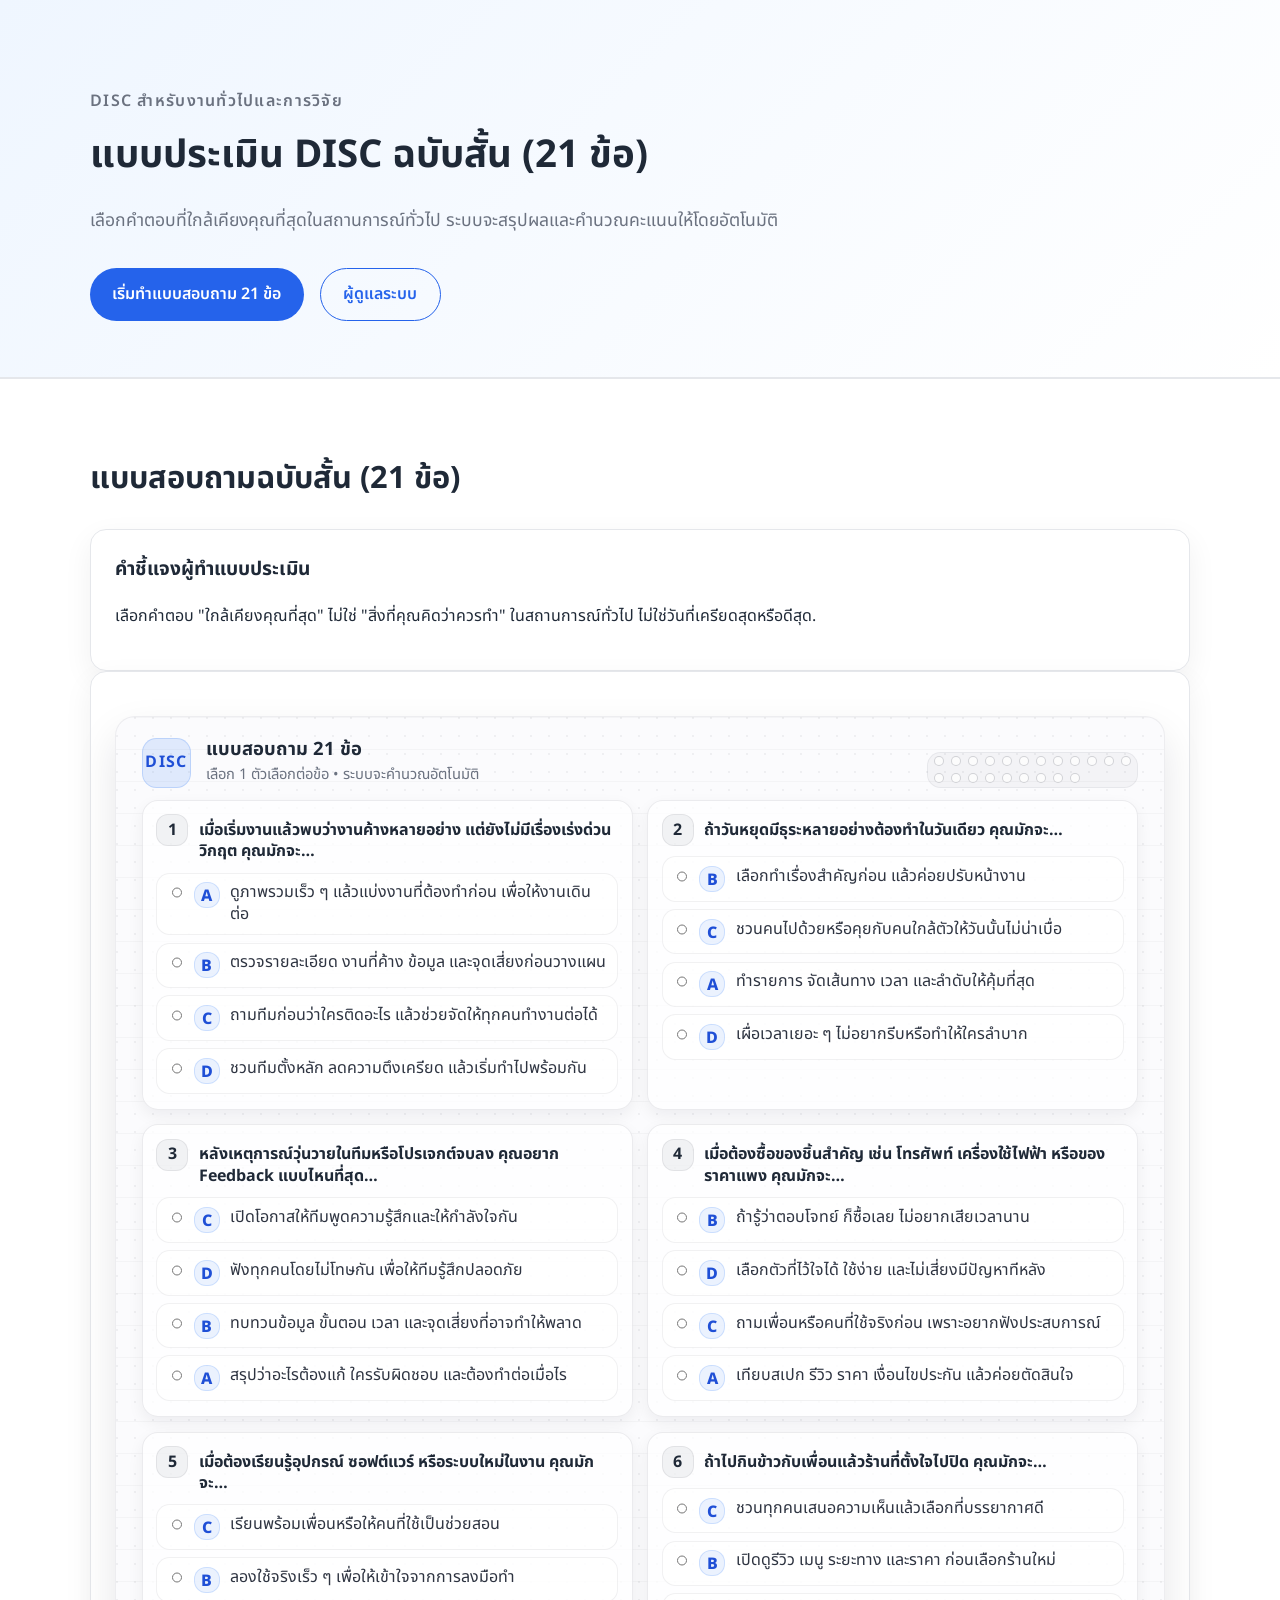
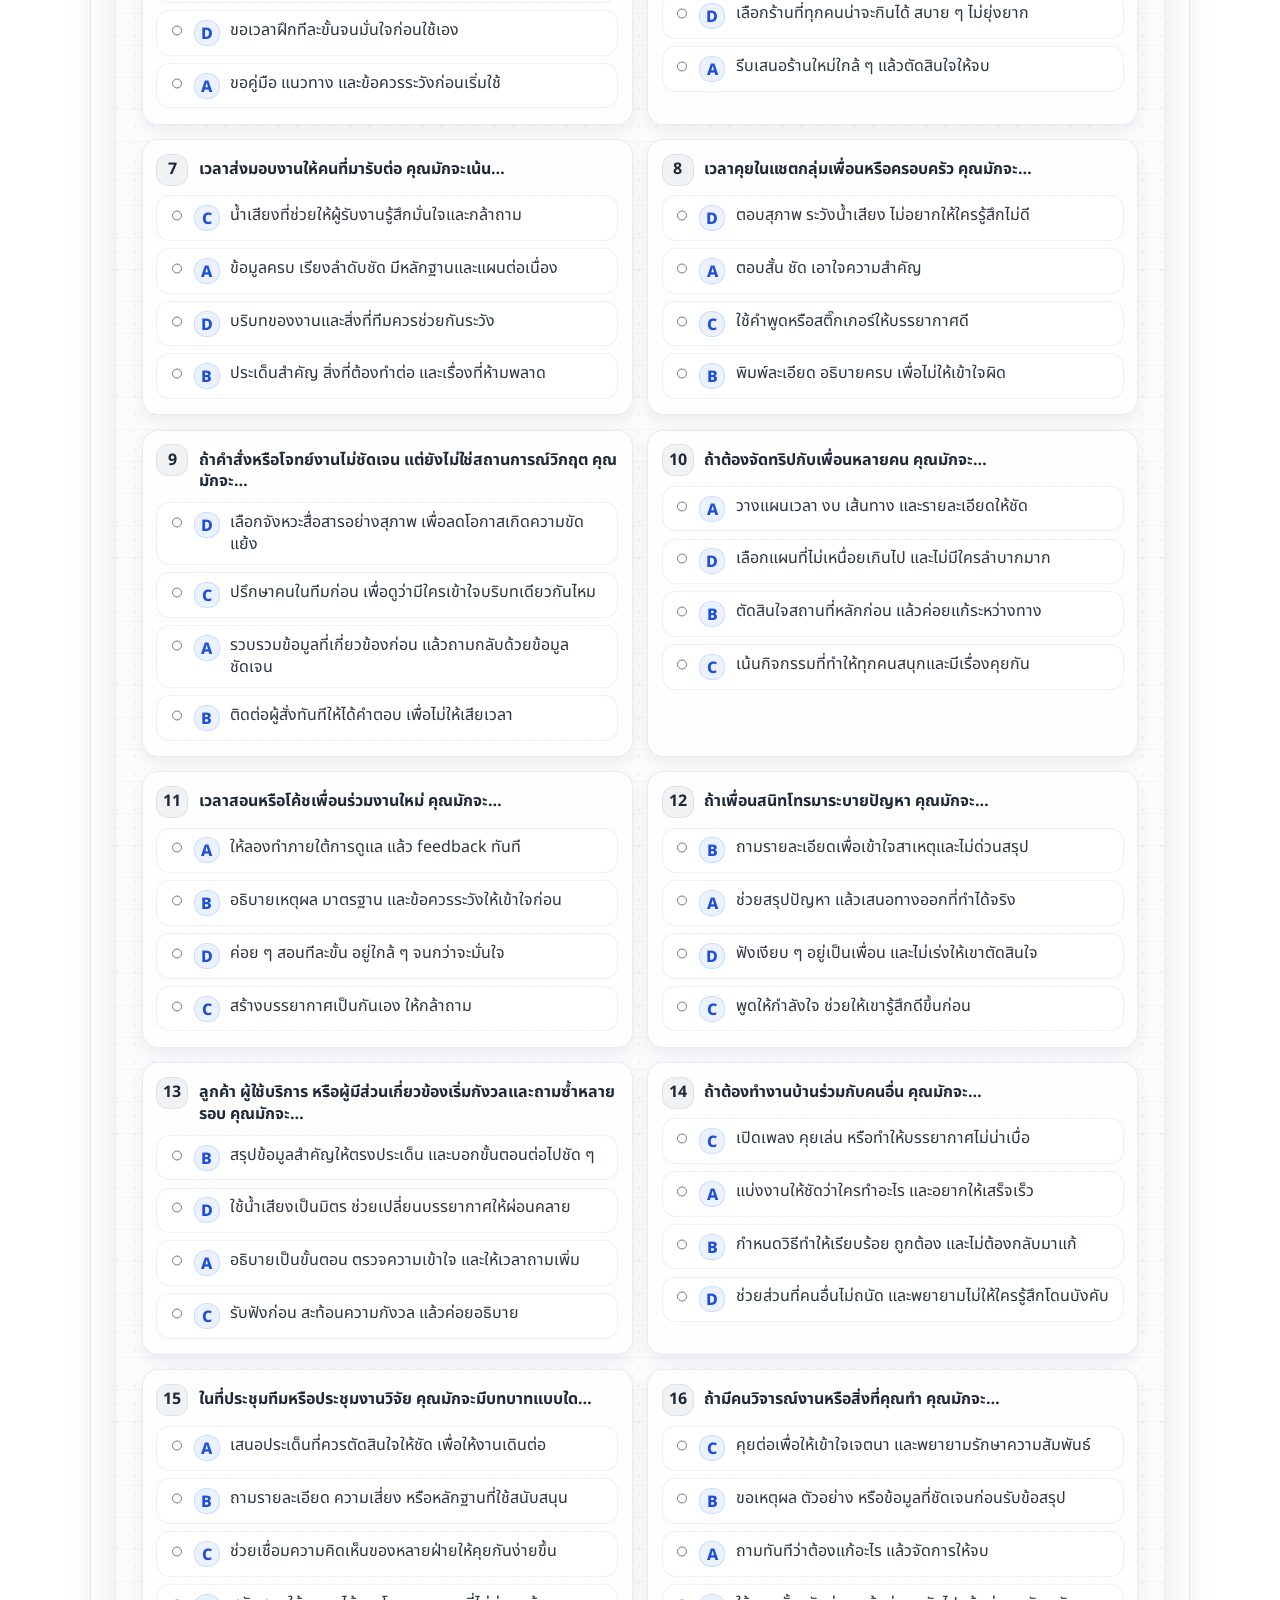
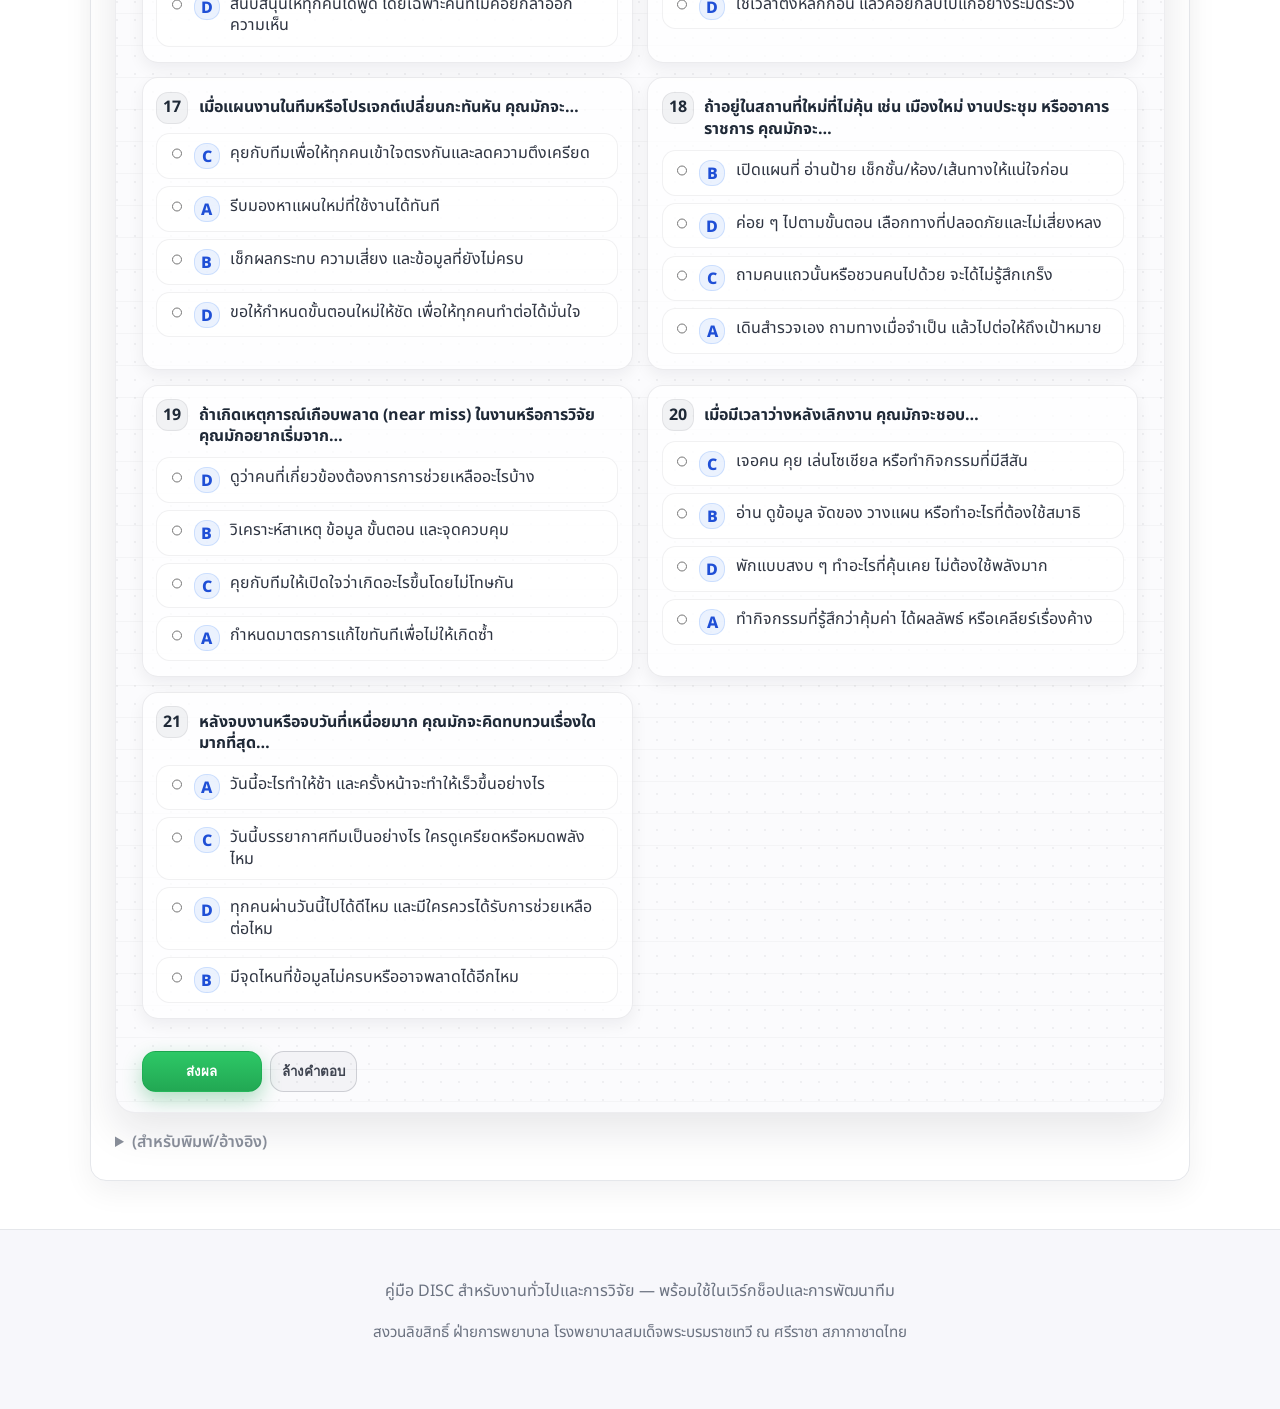
<file: index.html>
<!doctype html>
<html lang="th">
  <head>
    <meta charset="utf-8" />
    <meta name="viewport" content="width=device-width, initial-scale=1" />
    <title>DISC สำหรับทุกอาชีพ</title>
    <link rel="preconnect" href="https://fonts.googleapis.com" />
    <link rel="preconnect" href="https://fonts.gstatic.com" crossorigin />
    <link
      href="https://fonts.googleapis.com/css2?family=Google+Sans:wght@400;600;700&family=Noto+Sans+Thai:wght@400;600;700&display=swap"
      rel="stylesheet"
    />
    <link rel="stylesheet" href="assets/style.css" />
  </head>
  <body>
    <header class="hero">
      <div class="container">
        <p class="eyebrow">DISC สำหรับงานทั่วไปและการวิจัย</p>
        <h1>แบบประเมิน DISC ฉบับสั้น (21 ข้อ)</h1>
        <p class="lead">
          เลือกคำตอบที่ใกล้เคียงคุณที่สุดในสถานการณ์ทั่วไป ระบบจะสรุปผลและคำนวณคะแนนให้โดยอัตโนมัติ
        </p>
        <div class="hero-actions">
          <a class="button" href="#survey">เริ่มทำแบบสอบถาม 21 ข้อ</a>
          <a class="button button-outline" href="admin.html">ผู้ดูแลระบบ</a>
        </div>
      </div>
    </header>

    <main>
      <section class="section alt" id="survey">
        <div class="container">
          <h2>แบบสอบถามฉบับสั้น (21 ข้อ)</h2>
          <div class="card">
            <h3>คำชี้แจงผู้ทำแบบประเมิน</h3>
            <p>
              เลือกคำตอบ "ใกล้เคียงคุณที่สุด" ไม่ใช่ "สิ่งที่คุณคิดว่าควรทำ" ในสถานการณ์ทั่วไป ไม่ใช่วันที่เครียดสุดหรือดีสุด.
            </p>
          </div>

          <div class="card">
                      <div id="disc-quiz" class="disc-quiz" aria-label="แบบสอบถาม DISC แบบโต้ตอบ"></div>

          <details class="quiz-fallback">
            <summary>(สำหรับพิมพ์/อ้างอิง)</summary>
            <ol class="questionnaire">
              <li>
                เมื่อเริ่มงานแล้วพบว่างานค้างหลายอย่าง แต่ยังไม่มีเรื่องเร่งด่วนวิกฤต คุณมักจะ…
                <ul>
                  <li>A ดูภาพรวมเร็ว ๆ แล้วแบ่งงานที่ต้องทำก่อน เพื่อให้งานเดินต่อ</li>
                  <li>B ตรวจรายละเอียด งานที่ค้าง ข้อมูล และจุดเสี่ยงก่อนวางแผน</li>
                  <li>C ถามทีมก่อนว่าใครติดอะไร แล้วช่วยจัดให้ทุกคนทำงานต่อได้</li>
                  <li>D ชวนทีมตั้งหลัก ลดความตึงเครียด แล้วเริ่มทำไปพร้อมกัน</li>
                </ul>
              </li>
              <li>
                ถ้าวันหยุดมีธุระหลายอย่างต้องทำในวันเดียว คุณมักจะ…
                <ul>
                  <li>A ทำรายการ จัดเส้นทาง เวลา และลำดับให้คุ้มที่สุด</li>
                  <li>B เลือกทำเรื่องสำคัญก่อน แล้วค่อยปรับหน้างาน</li>
                  <li>C ชวนคนไปด้วยหรือคุยกับคนใกล้ตัวให้วันนั้นไม่น่าเบื่อ</li>
                  <li>D เผื่อเวลาเยอะ ๆ ไม่อยากรีบหรือทำให้ใครลำบาก</li>
                </ul>
              </li>
              <li>
                หลังเหตุการณ์วุ่นวายในทีมหรือโปรเจกต์จบลง คุณอยาก Feedback แบบไหนที่สุด…
                <ul>
                  <li>A สรุปว่าอะไรต้องแก้ ใครรับผิดชอบ และต้องทำต่อเมื่อไร</li>
                  <li>B ทบทวนข้อมูล ขั้นตอน เวลา และจุดเสี่ยงที่อาจทำให้พลาด</li>
                  <li>C เปิดโอกาสให้ทีมพูดความรู้สึกและให้กำลังใจกัน</li>
                  <li>D ฟังทุกคนโดยไม่โทษกัน เพื่อให้ทีมรู้สึกปลอดภัย</li>
                </ul>
              </li>
              <li>
                เมื่อต้องซื้อของชิ้นสำคัญ เช่น โทรศัพท์ เครื่องใช้ไฟฟ้า หรือของราคาแพง คุณมักจะ…
                <ul>
                  <li>A เทียบสเปก รีวิว ราคา เงื่อนไขประกัน แล้วค่อยตัดสินใจ</li>
                  <li>B ถ้ารู้ว่าตอบโจทย์ ก็ซื้อเลย ไม่อยากเสียเวลานาน</li>
                  <li>C ถามเพื่อนหรือคนที่ใช้จริงก่อน เพราะอยากฟังประสบการณ์</li>
                  <li>D เลือกตัวที่ไว้ใจได้ ใช้ง่าย และไม่เสี่ยงมีปัญหาทีหลัง</li>
                </ul>
              </li>
              <li>
                เมื่อต้องเรียนรู้อุปกรณ์ ซอฟต์แวร์ หรือระบบใหม่ในงาน คุณมักจะ…
                <ul>
                  <li>A ขอคู่มือ แนวทาง และข้อควรระวังก่อนเริ่มใช้</li>
                  <li>B ลองใช้จริงเร็ว ๆ เพื่อให้เข้าใจจากการลงมือทำ</li>
                  <li>C เรียนพร้อมเพื่อนหรือให้คนที่ใช้เป็นช่วยสอน</li>
                  <li>D ขอเวลาฝึกทีละขั้นจนมั่นใจก่อนใช้เอง</li>
                </ul>
              </li>
              <li>
                ถ้าไปกินข้าวกับเพื่อนแล้วร้านที่ตั้งใจไปปิด คุณมักจะ…
                <ul>
                  <li>A รีบเสนอร้านใหม่ใกล้ ๆ แล้วตัดสินใจให้จบ</li>
                  <li>B เปิดดูรีวิว เมนู ระยะทาง และราคา ก่อนเลือกร้านใหม่</li>
                  <li>C ชวนทุกคนเสนอความเห็นแล้วเลือกที่บรรยากาศดี</li>
                  <li>D เลือกร้านที่ทุกคนน่าจะกินได้ สบาย ๆ ไม่ยุ่งยาก</li>
                </ul>
              </li>
              <li>
                เวลาส่งมอบงานให้คนที่มารับต่อ คุณมักจะเน้น…
                <ul>
                  <li>A ข้อมูลครบ เรียงลำดับชัด มีหลักฐานและแผนต่อเนื่อง</li>
                  <li>B ประเด็นสำคัญ สิ่งที่ต้องทำต่อ และเรื่องที่ห้ามพลาด</li>
                  <li>C น้ำเสียงที่ช่วยให้ผู้รับงานรู้สึกมั่นใจและกล้าถาม</li>
                  <li>D บริบทของงานและสิ่งที่ทีมควรช่วยกันระวัง</li>
                </ul>
              </li>
              <li>
                เวลาคุยในแชตกลุ่มเพื่อนหรือครอบครัว คุณมักจะ…
                <ul>
                  <li>A ตอบสั้น ชัด เอาใจความสำคัญ</li>
                  <li>B พิมพ์ละเอียด อธิบายครบ เพื่อไม่ให้เข้าใจผิด</li>
                  <li>C ใช้คำพูดหรือสติ๊กเกอร์ให้บรรยากาศดี</li>
                  <li>D ตอบสุภาพ ระวังน้ำเสียง ไม่อยากให้ใครรู้สึกไม่ดี</li>
                </ul>
              </li>
              <li>
                ถ้าคำสั่งหรือโจทย์งานไม่ชัดเจน แต่ยังไม่ใช่สถานการณ์วิกฤต คุณมักจะ…
                <ul>
                  <li>A รวบรวมข้อมูลที่เกี่ยวข้องก่อน แล้วถามกลับด้วยข้อมูลชัดเจน</li>
                  <li>B ติดต่อผู้สั่งทันทีให้ได้คำตอบ เพื่อไม่ให้เสียเวลา</li>
                  <li>C ปรึกษาคนในทีมก่อน เพื่อดูว่ามีใครเข้าใจบริบทเดียวกันไหม</li>
                  <li>D เลือกจังหวะสื่อสารอย่างสุภาพ เพื่อลดโอกาสเกิดความขัดแย้ง</li>
                </ul>
              </li>
              <li>
                ถ้าต้องจัดทริปกับเพื่อนหลายคน คุณมักจะ…
                <ul>
                  <li>A วางแผนเวลา งบ เส้นทาง และรายละเอียดให้ชัด</li>
                  <li>B ตัดสินใจสถานที่หลักก่อน แล้วค่อยแก้ระหว่างทาง</li>
                  <li>C เน้นกิจกรรมที่ทำให้ทุกคนสนุกและมีเรื่องคุยกัน</li>
                  <li>D เลือกแผนที่ไม่เหนื่อยเกินไป และไม่มีใครลำบากมาก</li>
                </ul>
              </li>
              <li>
                เวลาสอนหรือโค้ชเพื่อนร่วมงานใหม่ คุณมักจะ…
                <ul>
                  <li>A ให้ลองทำภายใต้การดูแล แล้ว feedback ทันที</li>
                  <li>B อธิบายเหตุผล มาตรฐาน และข้อควรระวังให้เข้าใจก่อน</li>
                  <li>C สร้างบรรยากาศเป็นกันเอง ให้กล้าถาม</li>
                  <li>D ค่อย ๆ สอนทีละขั้น อยู่ใกล้ ๆ จนกว่าจะมั่นใจ</li>
                </ul>
              </li>
              <li>
                ถ้าเพื่อนสนิทโทรมาระบายปัญหา คุณมักจะ…
                <ul>
                  <li>A ช่วยสรุปปัญหา แล้วเสนอทางออกที่ทำได้จริง</li>
                  <li>B ถามรายละเอียดเพื่อเข้าใจสาเหตุและไม่ด่วนสรุป</li>
                  <li>C พูดให้กำลังใจ ช่วยให้เขารู้สึกดีขึ้นก่อน</li>
                  <li>D ฟังเงียบ ๆ อยู่เป็นเพื่อน และไม่เร่งให้เขาตัดสินใจ</li>
                </ul>
              </li>
              <li>
                ลูกค้า ผู้ใช้บริการ หรือผู้มีส่วนเกี่ยวข้องเริ่มกังวลและถามซ้ำหลายรอบ คุณมักจะ…
                <ul>
                  <li>A อธิบายเป็นขั้นตอน ตรวจความเข้าใจ และให้เวลาถามเพิ่ม</li>
                  <li>B สรุปข้อมูลสำคัญให้ตรงประเด็น และบอกขั้นตอนต่อไปชัด ๆ</li>
                  <li>C รับฟังก่อน สะท้อนความกังวล แล้วค่อยอธิบาย</li>
                  <li>D ใช้น้ำเสียงเป็นมิตร ช่วยเปลี่ยนบรรยากาศให้ผ่อนคลาย</li>
                </ul>
              </li>
              <li>
                ถ้าต้องทำงานบ้านร่วมกับคนอื่น คุณมักจะ…
                <ul>
                  <li>A แบ่งงานให้ชัดว่าใครทำอะไร และอยากให้เสร็จเร็ว</li>
                  <li>B กำหนดวิธีทำให้เรียบร้อย ถูกต้อง และไม่ต้องกลับมาแก้</li>
                  <li>C เปิดเพลง คุยเล่น หรือทำให้บรรยากาศไม่น่าเบื่อ</li>
                  <li>D ช่วยส่วนที่คนอื่นไม่ถนัด และพยายามไม่ให้ใครรู้สึกโดนบังคับ</li>
                </ul>
              </li>
              <li>
                ในที่ประชุมทีมหรือประชุมงานวิจัย คุณมักจะมีบทบาทแบบใด…
                <ul>
                  <li>A เสนอประเด็นที่ควรตัดสินใจให้ชัด เพื่อให้งานเดินต่อ</li>
                  <li>B ถามรายละเอียด ความเสี่ยง หรือหลักฐานที่ใช้สนับสนุน</li>
                  <li>C ช่วยเชื่อมความคิดเห็นของหลายฝ่ายให้คุยกันง่ายขึ้น</li>
                  <li>D สนับสนุนให้ทุกคนได้พูด โดยเฉพาะคนที่ไม่ค่อยกล้าออกความเห็น</li>
                </ul>
              </li>
              <li>
                ถ้ามีคนวิจารณ์งานหรือสิ่งที่คุณทำ คุณมักจะ…
                <ul>
                  <li>A ถามทันทีว่าต้องแก้อะไร แล้วจัดการให้จบ</li>
                  <li>B ขอเหตุผล ตัวอย่าง หรือข้อมูลที่ชัดเจนก่อนรับข้อสรุป</li>
                  <li>C คุยต่อเพื่อให้เข้าใจเจตนา และพยายามรักษาความสัมพันธ์</li>
                  <li>D ใช้เวลาตั้งหลักก่อน แล้วค่อยกลับไปแก้อย่างระมัดระวัง</li>
                </ul>
              </li>
              <li>
                เมื่อแผนงานในทีมหรือโปรเจกต์เปลี่ยนกะทันหัน คุณมักจะ…
                <ul>
                  <li>A รีบมองหาแผนใหม่ที่ใช้งานได้ทันที</li>
                  <li>B เช็กผลกระทบ ความเสี่ยง และข้อมูลที่ยังไม่ครบ</li>
                  <li>C คุยกับทีมเพื่อให้ทุกคนเข้าใจตรงกันและลดความตึงเครียด</li>
                  <li>D ขอให้กำหนดขั้นตอนใหม่ให้ชัด เพื่อให้ทุกคนทำต่อได้มั่นใจ</li>
                </ul>
              </li>
              <li>
                ถ้าอยู่ในสถานที่ใหม่ที่ไม่คุ้น เช่น เมืองใหม่ งานประชุม หรืออาคารราชการ คุณมักจะ…
                <ul>
                  <li>A เดินสำรวจเอง ถามทางเมื่อจำเป็น แล้วไปต่อให้ถึงเป้าหมาย</li>
                  <li>B เปิดแผนที่ อ่านป้าย เช็กชั้น/ห้อง/เส้นทางให้แน่ใจก่อน</li>
                  <li>C ถามคนแถวนั้นหรือชวนคนไปด้วย จะได้ไม่รู้สึกเกร็ง</li>
                  <li>D ค่อย ๆ ไปตามขั้นตอน เลือกทางที่ปลอดภัยและไม่เสี่ยงหลง</li>
                </ul>
              </li>
              <li>
                ถ้าเกิดเหตุการณ์เกือบพลาด (near miss) ในงานหรือการวิจัย คุณมักอยากเริ่มจาก…
                <ul>
                  <li>A กำหนดมาตรการแก้ไขทันทีเพื่อไม่ให้เกิดซ้ำ</li>
                  <li>B วิเคราะห์สาเหตุ ข้อมูล ขั้นตอน และจุดควบคุม</li>
                  <li>C คุยกับทีมให้เปิดใจว่าเกิดอะไรขึ้นโดยไม่โทษกัน</li>
                  <li>D ดูว่าคนที่เกี่ยวข้องต้องการการช่วยเหลืออะไรบ้าง</li>
                </ul>
              </li>
              <li>
                เมื่อมีเวลาว่างหลังเลิกงาน คุณมักจะชอบ…
                <ul>
                  <li>A ทำกิจกรรมที่รู้สึกว่าคุ้มค่า ได้ผลลัพธ์ หรือเคลียร์เรื่องค้าง</li>
                  <li>B อ่าน ดูข้อมูล จัดของ วางแผน หรือทำอะไรที่ต้องใช้สมาธิ</li>
                  <li>C เจอคน คุย เล่นโซเชียล หรือทำกิจกรรมที่มีสีสัน</li>
                  <li>D พักแบบสงบ ๆ ทำอะไรที่คุ้นเคย ไม่ต้องใช้พลังมาก</li>
                </ul>
              </li>
              <li>
                หลังจบงานหรือจบวันที่เหนื่อยมาก คุณมักจะคิดทบทวนเรื่องใดมากที่สุด…
                <ul>
                  <li>A วันนี้อะไรทำให้ช้า และครั้งหน้าจะทำให้เร็วขึ้นอย่างไร</li>
                  <li>B มีจุดไหนที่ข้อมูลไม่ครบหรืออาจพลาดได้อีกไหม</li>
                  <li>C วันนี้บรรยากาศทีมเป็นอย่างไร ใครดูเครียดหรือหมดพลังไหม</li>
                  <li>D ทุกคนผ่านวันนี้ไปได้ดีไหม และมีใครควรได้รับการช่วยเหลือต่อไหม</li>
                </ul>
              </li>
            </ol>
            <h4>ตารางให้คะแนน</h4>
            <table>
              <thead>
                <tr><th>ข้อ</th><th>ตอบ A</th><th>ตอบ B</th><th>ตอบ C</th><th>ตอบ D</th></tr>
              </thead>
              <tbody>
                <tr><td><strong>1</strong></td><td>D</td><td>C</td><td>S</td><td>I</td></tr>
                <tr><td><strong>2</strong></td><td>C</td><td>D</td><td>I</td><td>S</td></tr>
                <tr><td><strong>3</strong></td><td>D</td><td>C</td><td>I</td><td>S</td></tr>
                <tr><td><strong>4</strong></td><td>C</td><td>D</td><td>I</td><td>S</td></tr>
                <tr><td><strong>5</strong></td><td>C</td><td>D</td><td>I</td><td>S</td></tr>
                <tr><td><strong>6</strong></td><td>D</td><td>C</td><td>I</td><td>S</td></tr>
                <tr><td><strong>7</strong></td><td>C</td><td>D</td><td>I</td><td>S</td></tr>
                <tr><td><strong>8</strong></td><td>D</td><td>C</td><td>I</td><td>S</td></tr>
                <tr><td><strong>9</strong></td><td>C</td><td>D</td><td>I</td><td>S</td></tr>
                <tr><td><strong>10</strong></td><td>C</td><td>D</td><td>I</td><td>S</td></tr>
                <tr><td><strong>11</strong></td><td>D</td><td>C</td><td>I</td><td>S</td></tr>
                <tr><td><strong>12</strong></td><td>D</td><td>C</td><td>I</td><td>S</td></tr>
                <tr><td><strong>13</strong></td><td>S</td><td>D</td><td>C</td><td>I</td></tr>
                <tr><td><strong>14</strong></td><td>D</td><td>C</td><td>I</td><td>S</td></tr>
                <tr><td><strong>15</strong></td><td>D</td><td>C</td><td>I</td><td>S</td></tr>
                <tr><td><strong>16</strong></td><td>D</td><td>C</td><td>I</td><td>S</td></tr>
                <tr><td><strong>17</strong></td><td>D</td><td>C</td><td>I</td><td>S</td></tr>
                <tr><td><strong>18</strong></td><td>D</td><td>C</td><td>I</td><td>S</td></tr>
                <tr><td><strong>19</strong></td><td>D</td><td>C</td><td>I</td><td>S</td></tr>
                <tr><td><strong>20</strong></td><td>D</td><td>C</td><td>I</td><td>S</td></tr>
                <tr><td><strong>21</strong></td><td>D</td><td>C</td><td>I</td><td>S</td></tr>
              </tbody>
            </table>
          </details>
          </div>
        </div>
      </section>
    </main>

    <footer class="footer">
      <div class="container">
        <p>คู่มือ DISC สำหรับงานทั่วไปและการวิจัย — พร้อมใช้ในเวิร์กช็อปและการพัฒนาทีม</p>
        <p class="footer-disclaimer">สงวนลิขสิทธิ์ ฝ่ายการพยาบาล โรงพยาบาลสมเด็จพระบรมราชเทวี ณ ศรีราชา สภากาชาดไทย</p>
      </div>
    </footer>
      <script src="assets/submission-config.js"></script>
      <script defer src="assets/submission.js"></script>
      <script defer src="assets/app.js"></script>
  </body>
</html>
</file>
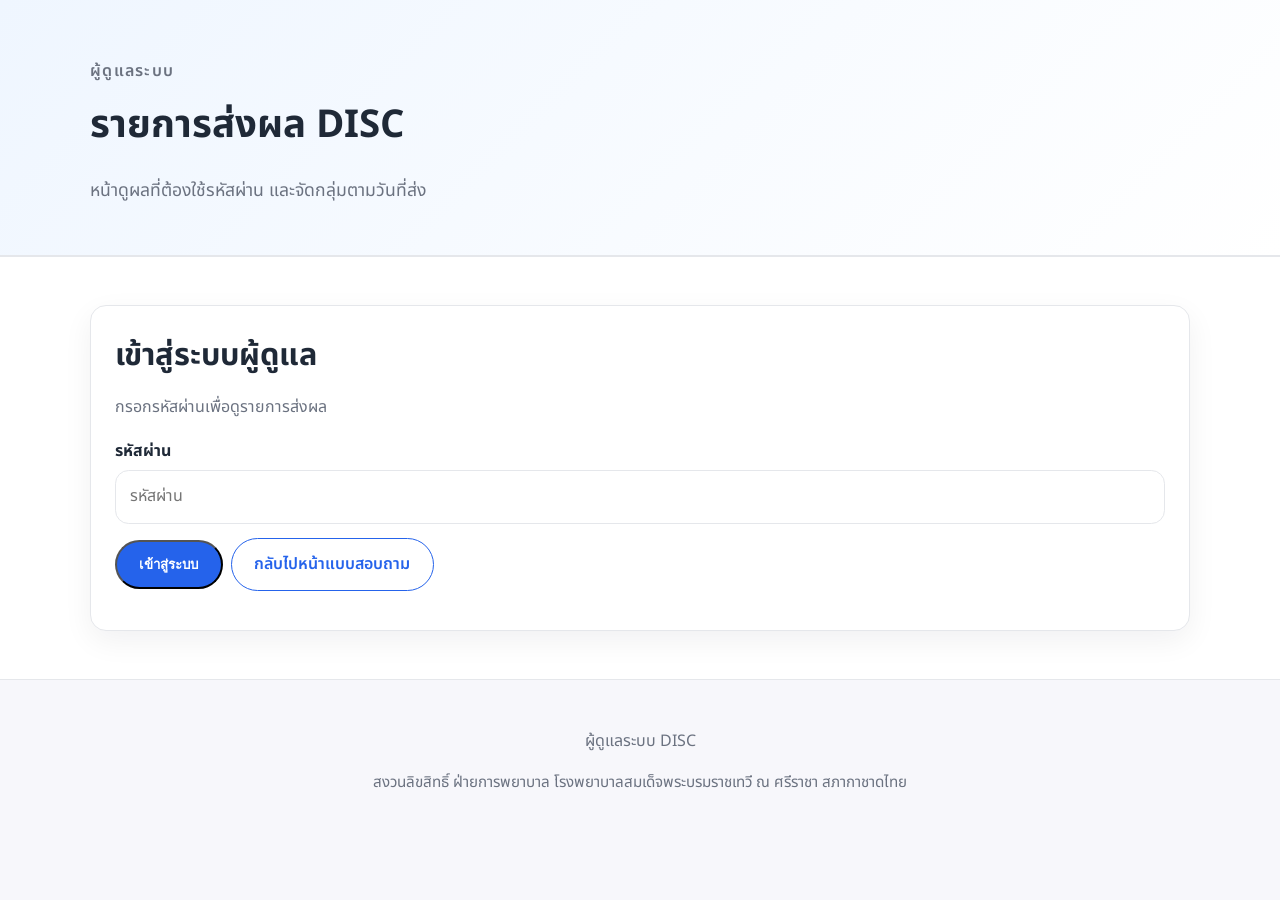
<file: admin.html>
<!doctype html>
<html lang="th">
  <head>
    <meta charset="utf-8" />
    <meta name="viewport" content="width=device-width, initial-scale=1" />
    <title>ผู้ดูแลระบบ DISC</title>
    <link rel="preconnect" href="https://fonts.googleapis.com" />
    <link rel="preconnect" href="https://fonts.gstatic.com" crossorigin />
    <link
      href="https://fonts.googleapis.com/css2?family=Google+Sans:wght@400;600;700&family=Noto+Sans+Thai:wght@400;600;700&display=swap"
      rel="stylesheet"
    />
    <link rel="stylesheet" href="assets/style.css" />
  </head>
  <body>
    <header class="hero hero-compact">
      <div class="container">
        <p class="eyebrow">ผู้ดูแลระบบ</p>
        <h1>รายการส่งผล DISC</h1>
        <p class="lead">หน้าดูผลที่ต้องใช้รหัสผ่าน และจัดกลุ่มตามวันที่ส่ง</p>
      </div>
    </header>

    <main>
      <section class="section alt">
        <div class="container">
          <div id="admin-app" class="admin-app" aria-label="แอปผู้ดูแลระบบ"></div>
        </div>
      </section>
    </main>

    <footer class="footer">
      <div class="container">
        <p>ผู้ดูแลระบบ DISC</p>
        <p class="footer-disclaimer">สงวนลิขสิทธิ์ ฝ่ายการพยาบาล โรงพยาบาลสมเด็จพระบรมราชเทวี ณ ศรีราชา สภากาชาดไทย</p>
      </div>
    </footer>

    <script src="assets/admin-config.js"></script>
    <script defer src="assets/admin.js"></script>
  </body>
</html>
</file>
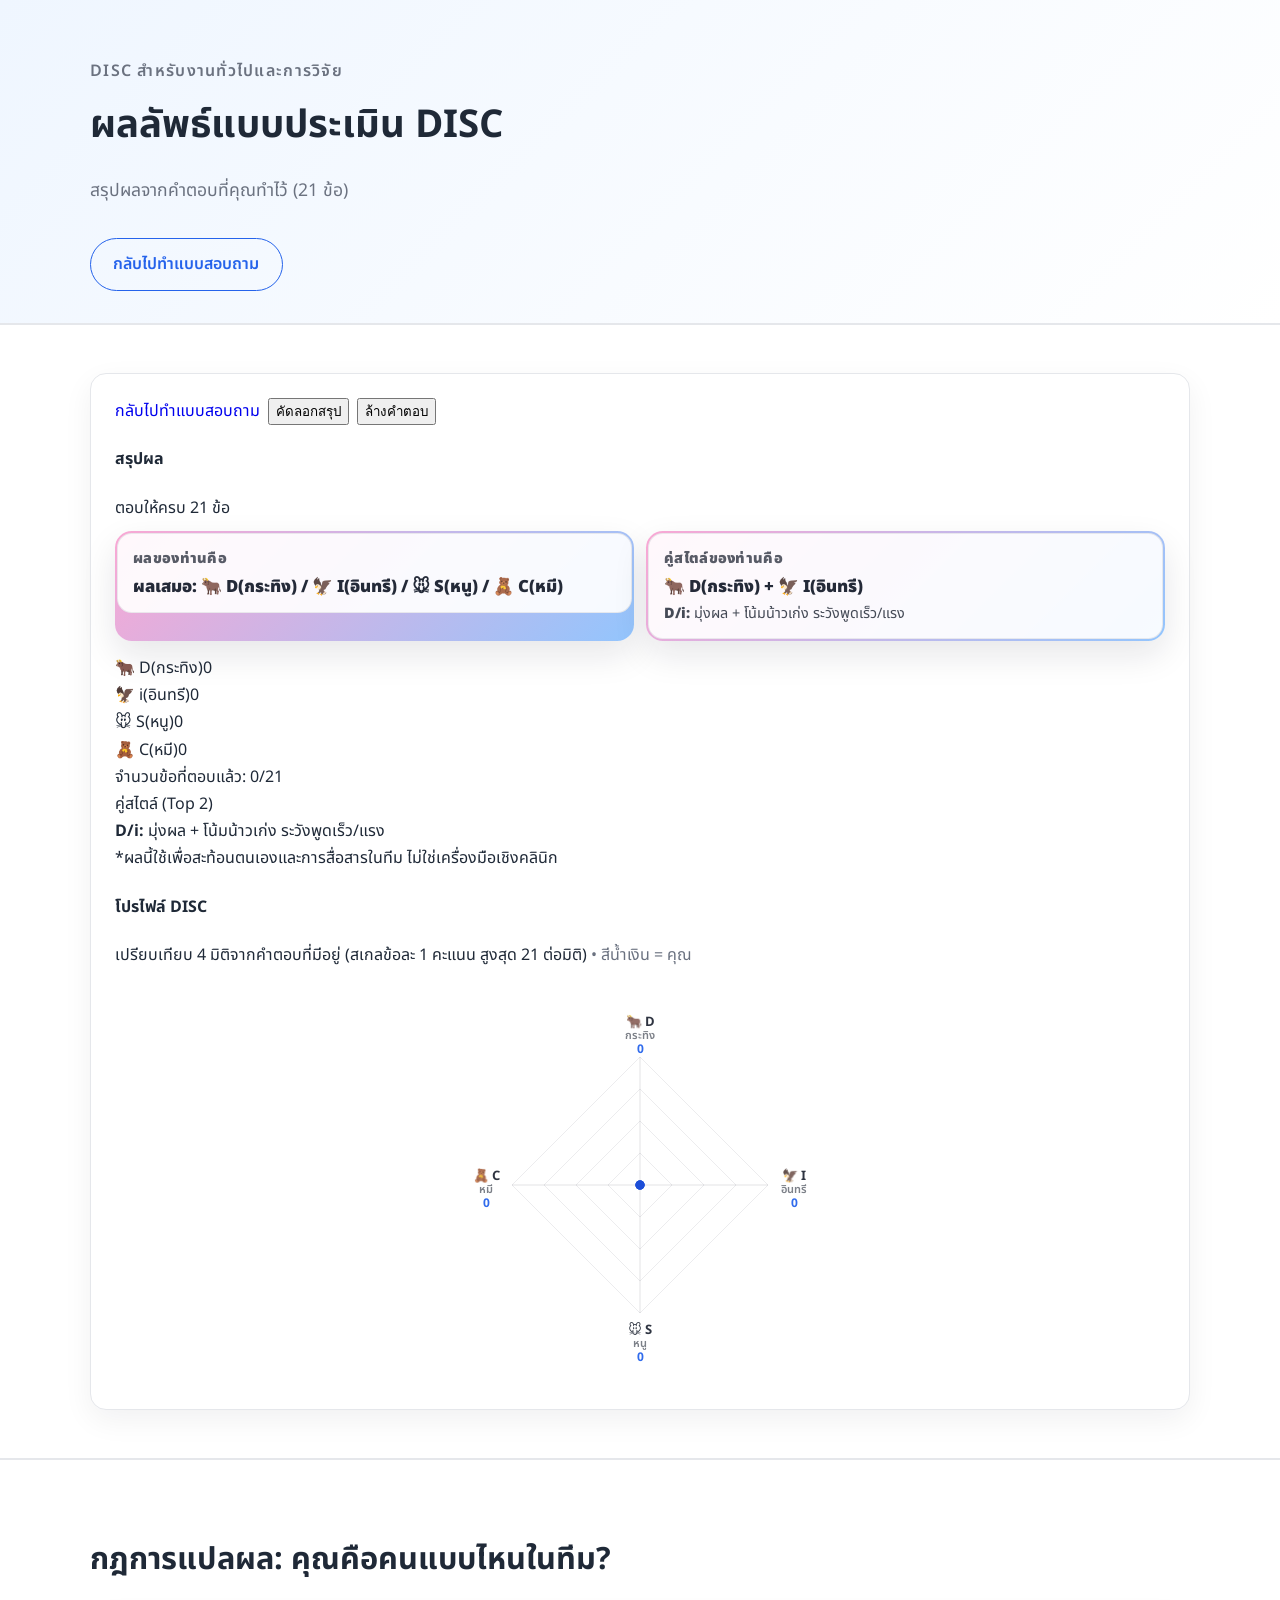
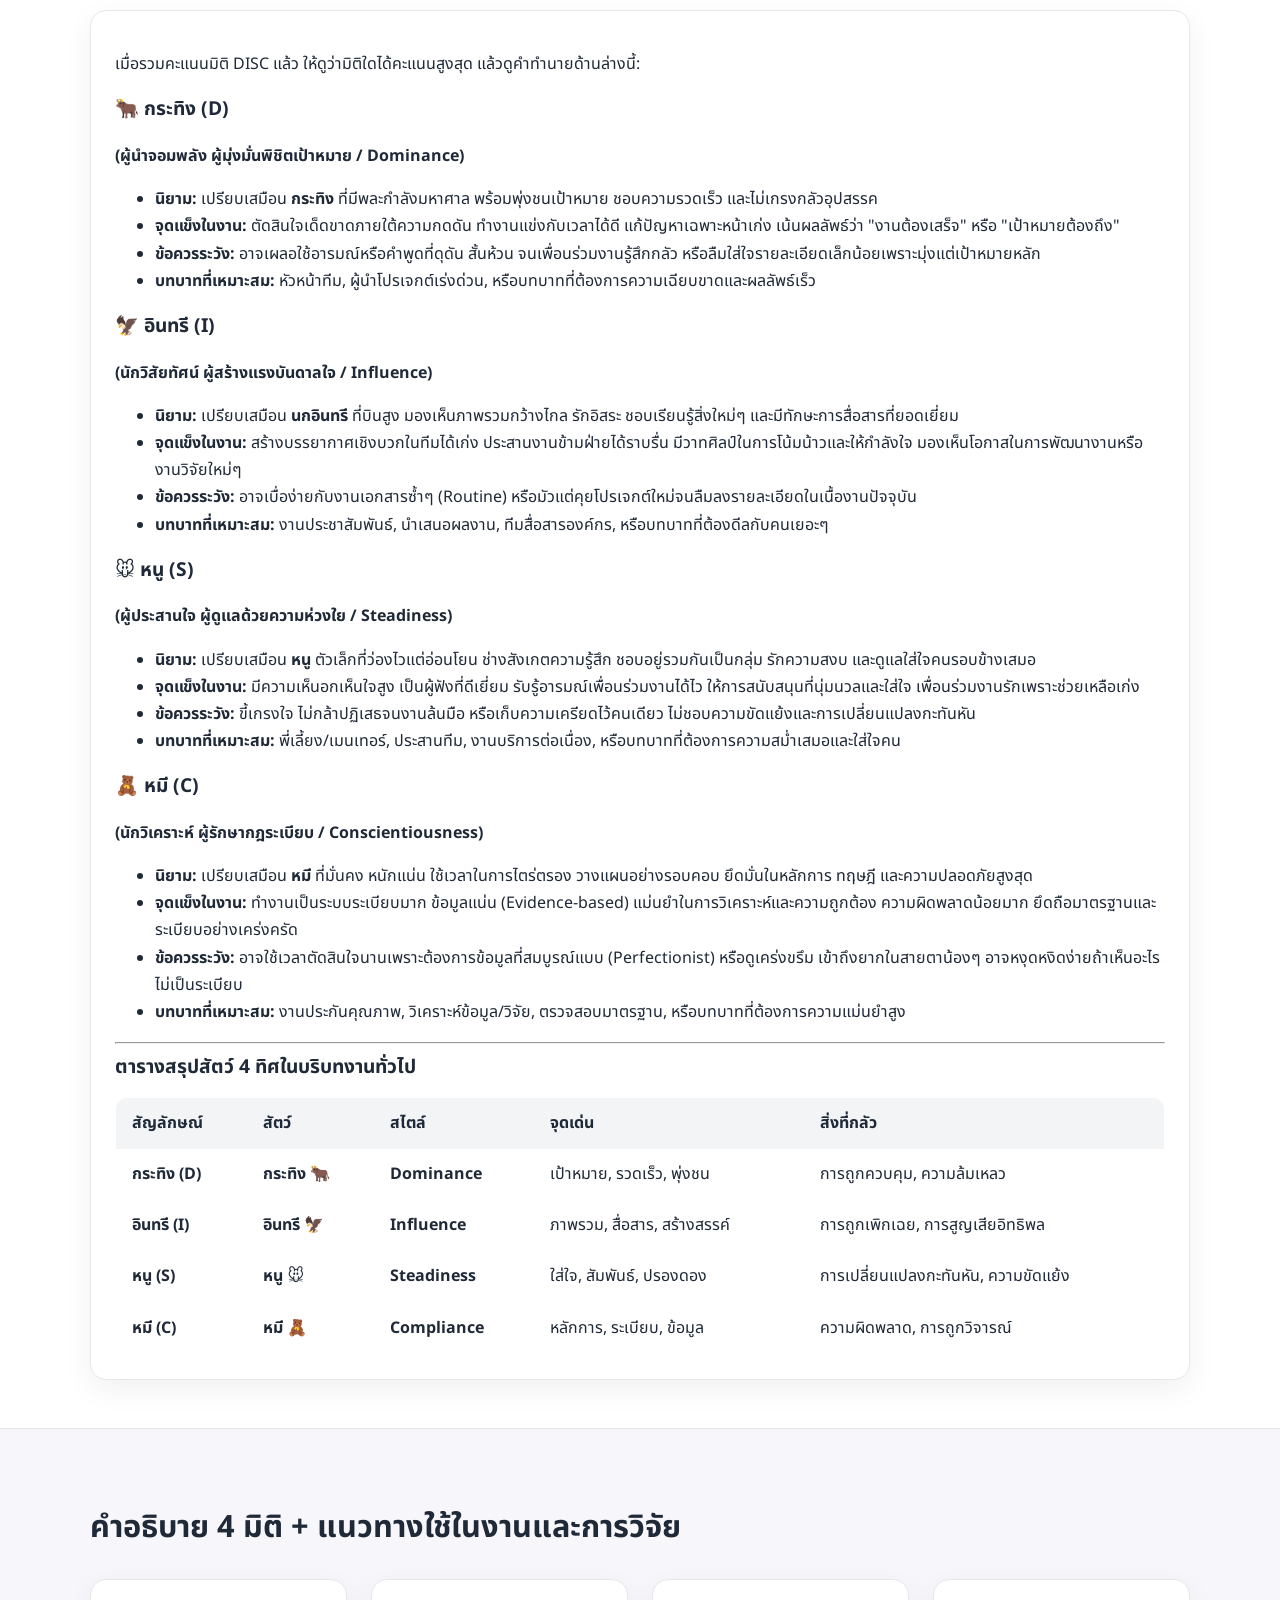
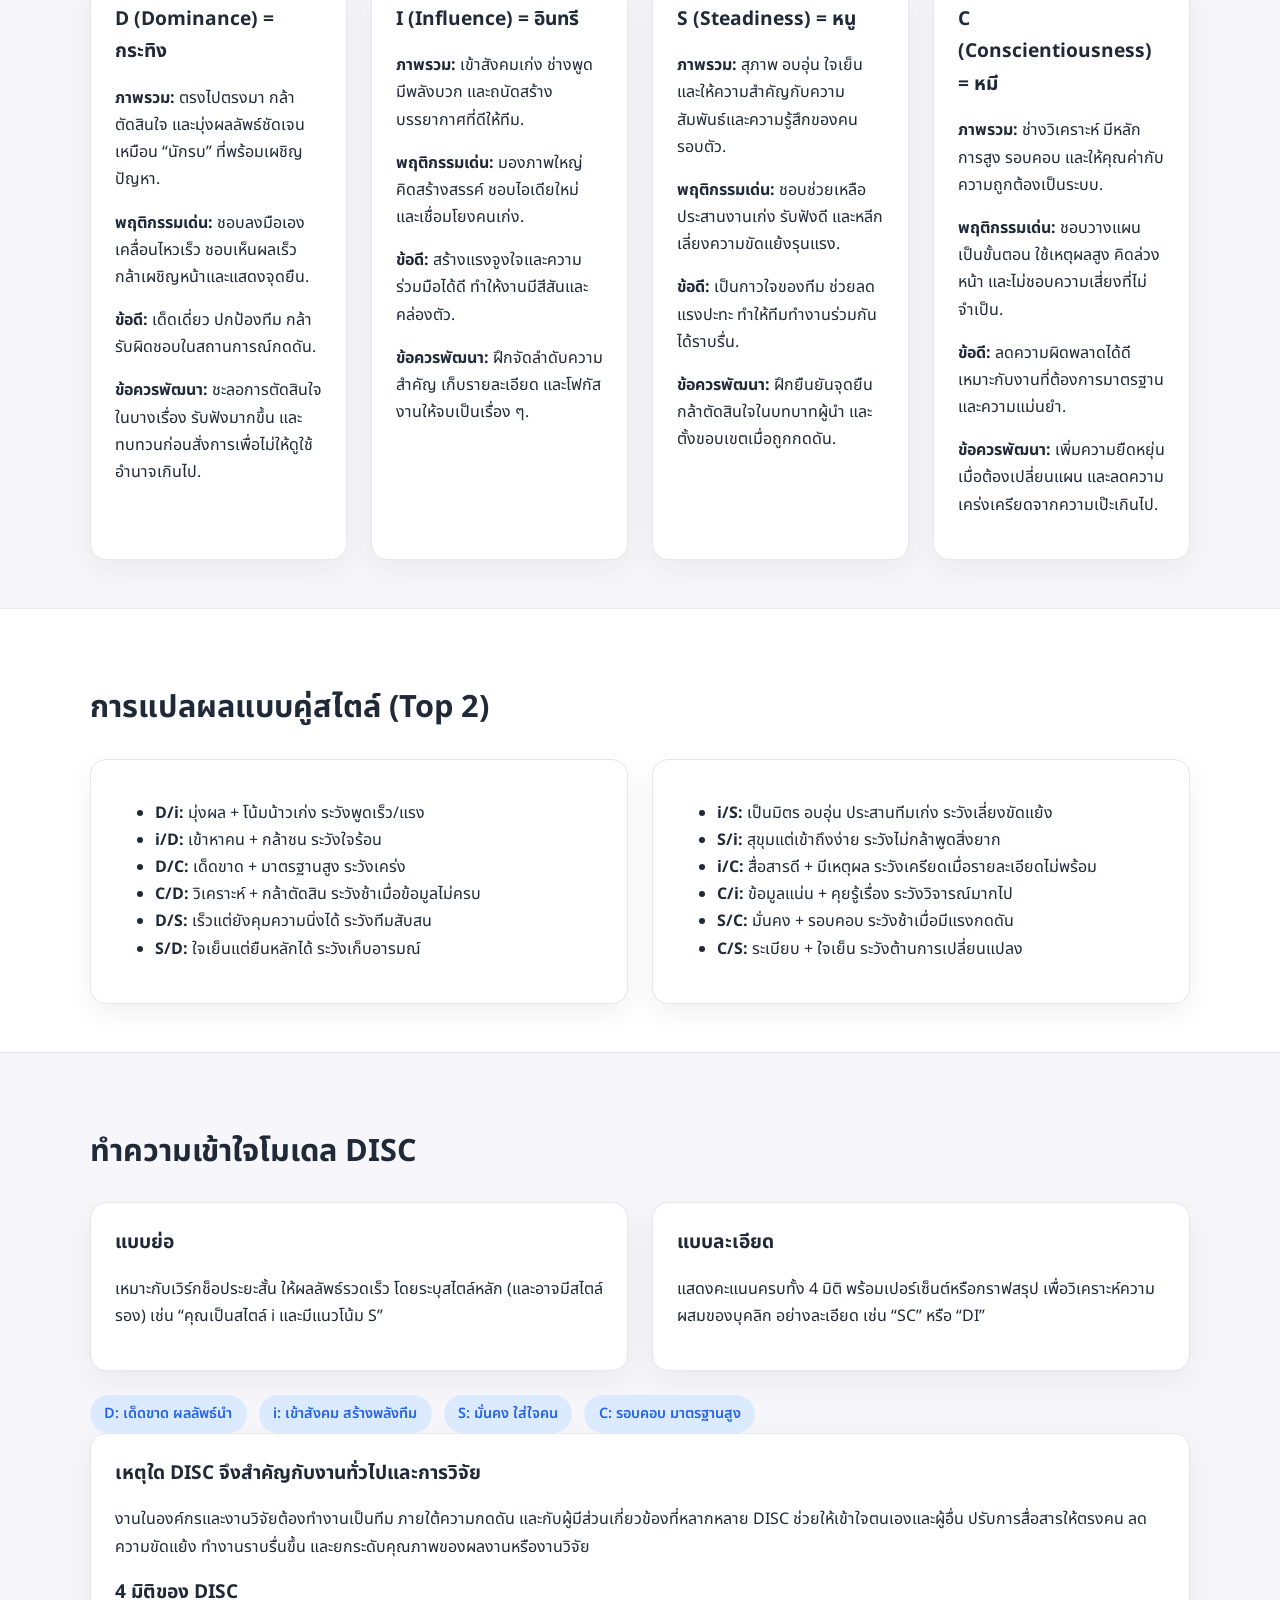
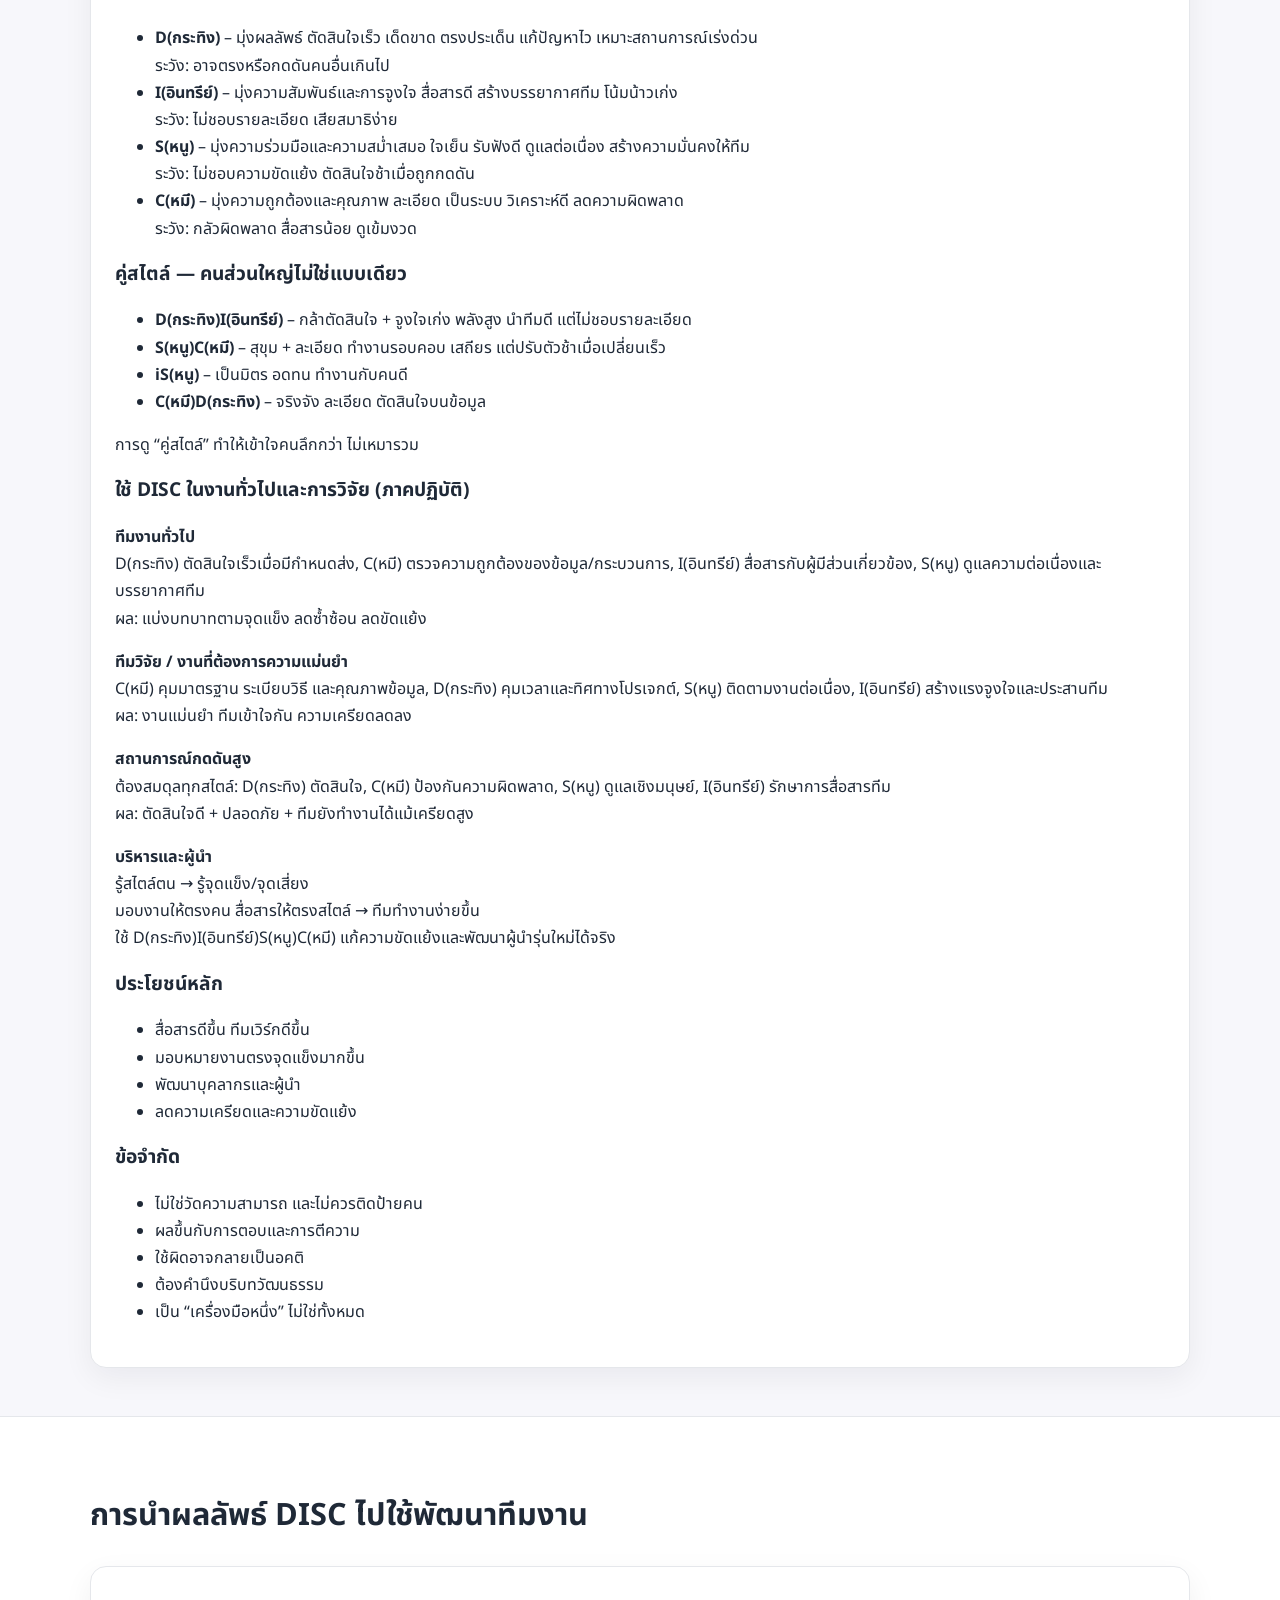
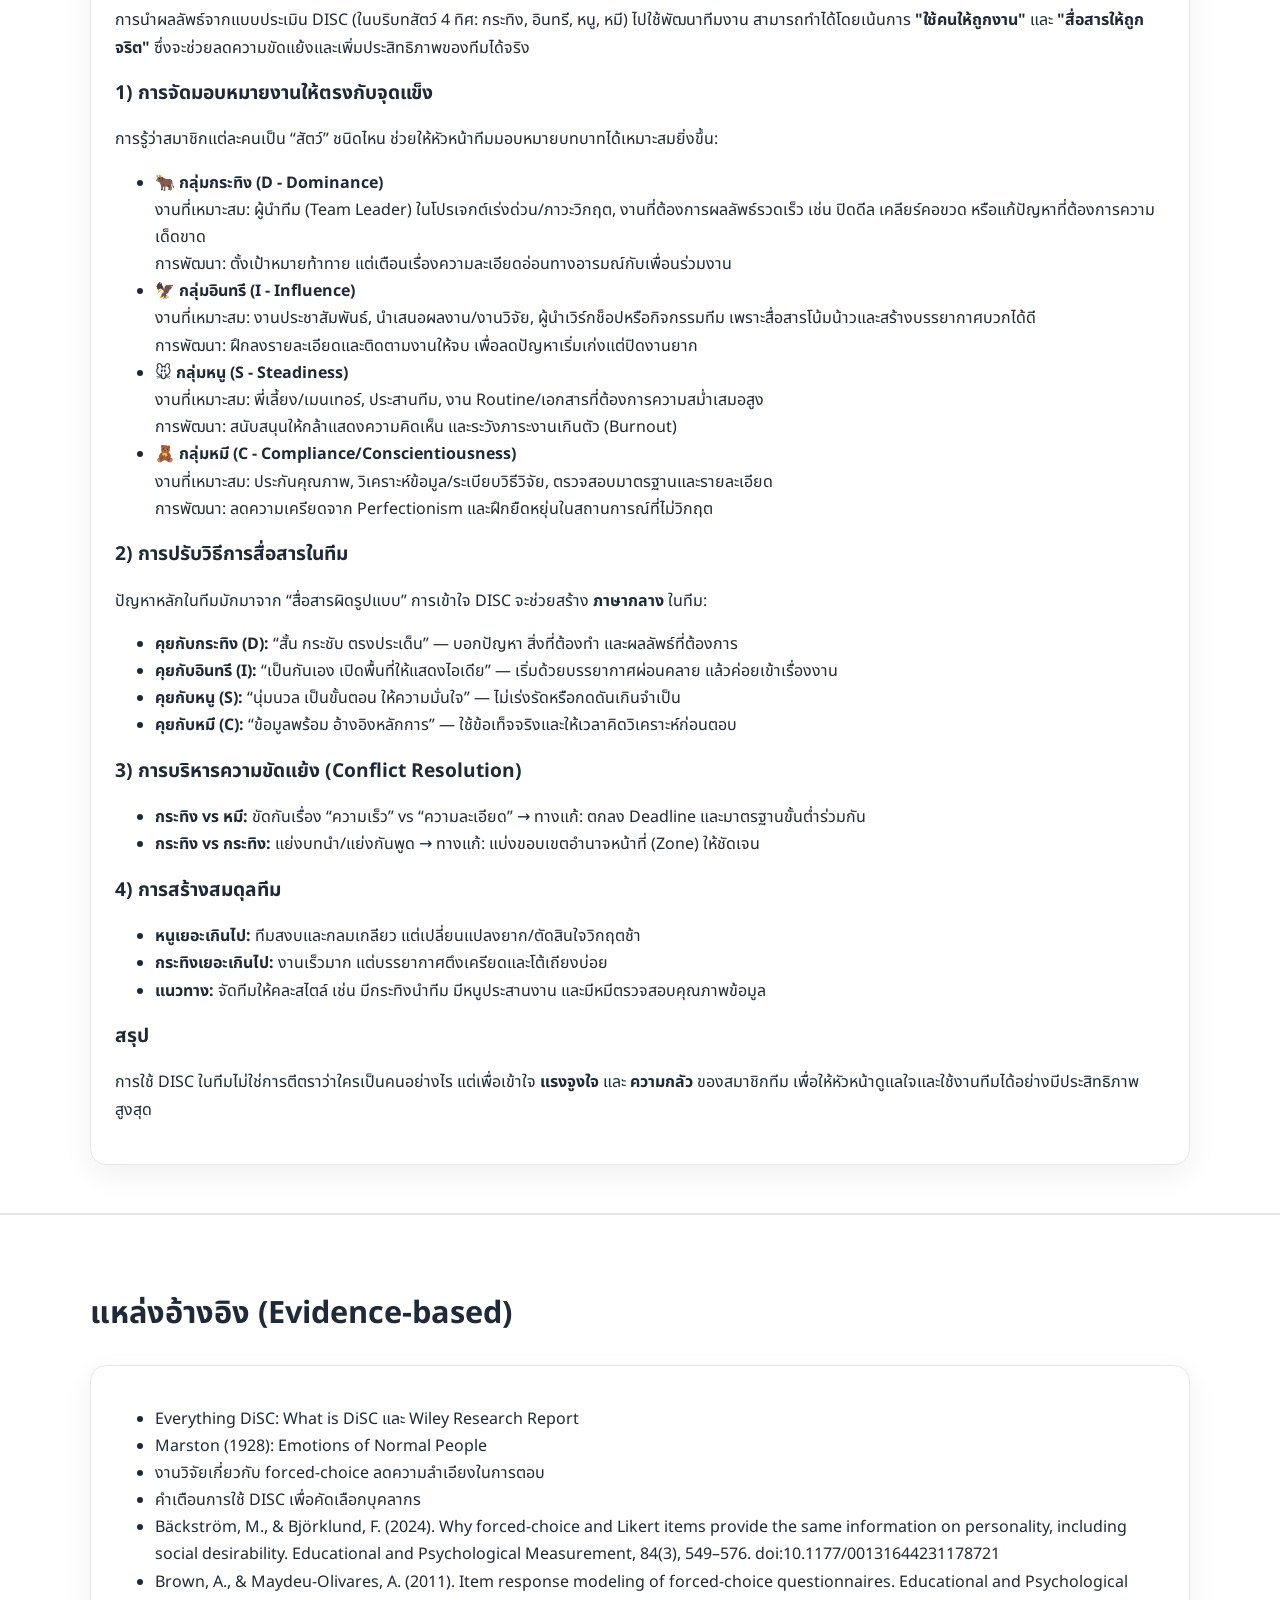
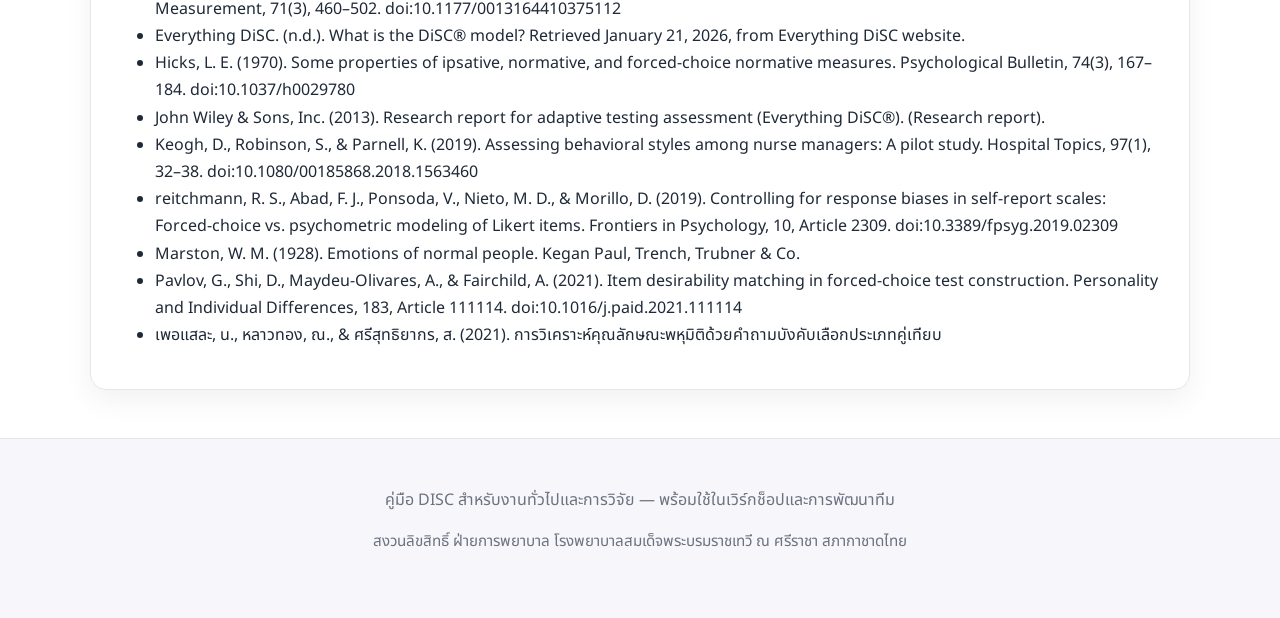
<file: result.html>
<!doctype html>
<html lang="th">
  <head>
    <meta charset="utf-8" />
    <meta name="viewport" content="width=device-width, initial-scale=1" />
    <title>ผลลัพธ์ DISC</title>
    <link rel="preconnect" href="https://fonts.googleapis.com" />
    <link rel="preconnect" href="https://fonts.gstatic.com" crossorigin />
    <link
      href="https://fonts.googleapis.com/css2?family=Google+Sans:wght@400;600;700&family=Noto+Sans+Thai:wght@400;600;700&display=swap"
      rel="stylesheet"
    />
    <link rel="stylesheet" href="assets/style.css" />
  </head>
  <body>
    <header class="hero hero-compact">
      <div class="container">
        <p class="eyebrow">DISC สำหรับงานทั่วไปและการวิจัย</p>
        <h1>ผลลัพธ์แบบประเมิน DISC</h1>
        <p class="lead">สรุปผลจากคำตอบที่คุณทำไว้ (21 ข้อ)</p>
        <div class="hero-actions">
          <a class="button button-outline" href="index.html#survey">กลับไปทำแบบสอบถาม</a>
        </div>
      </div>
    </header>

    <main>
      <section class="section alt" id="results">
        <div class="container">
          <div class="card">
            <div id="disc-results-page" class="disc-results" aria-label="ผลลัพธ์ DISC"></div>
          </div>
        </div>
      </section>

      <section class="section alt" id="interpretation">
        <div class="container">
          <h2>กฎการแปลผล: คุณคือคนแบบไหนในทีม?</h2>
          <div class="card">
            <p>เมื่อรวมคะแนนมิติ DISC แล้ว ให้ดูว่ามิติใดได้คะแนนสูงสุด แล้วดูคำทำนายด้านล่างนี้:</p>

            <h3>🐂 กระทิง (D)</h3>
            <p><strong>(ผู้นำจอมพลัง ผู้มุ่งมั่นพิชิตเป้าหมาย / Dominance)</strong></p>
            <ul>
              <li><strong>นิยาม:</strong> เปรียบเสมือน <strong>กระทิง</strong> ที่มีพละกำลังมหาศาล พร้อมพุ่งชนเป้าหมาย ชอบความรวดเร็ว และไม่เกรงกลัวอุปสรรค</li>
              <li><strong>จุดแข็งในงาน:</strong> ตัดสินใจเด็ดขาดภายใต้ความกดดัน ทำงานแข่งกับเวลาได้ดี แก้ปัญหาเฉพาะหน้าเก่ง เน้นผลลัพธ์ว่า "งานต้องเสร็จ" หรือ "เป้าหมายต้องถึง"</li>
              <li><strong>ข้อควรระวัง:</strong> อาจเผลอใช้อารมณ์หรือคำพูดที่ดุดัน สั้นห้วน จนเพื่อนร่วมงานรู้สึกกลัว หรือลืมใส่ใจรายละเอียดเล็กน้อยเพราะมุ่งแต่เป้าหมายหลัก</li>
              <li><strong>บทบาทที่เหมาะสม:</strong> หัวหน้าทีม, ผู้นำโปรเจกต์เร่งด่วน, หรือบทบาทที่ต้องการความเฉียบขาดและผลลัพธ์เร็ว</li>
            </ul>

            <h3>🦅 อินทรี (I)</h3>
            <p><strong>(นักวิสัยทัศน์ ผู้สร้างแรงบันดาลใจ / Influence)</strong></p>
            <ul>
              <li><strong>นิยาม:</strong> เปรียบเสมือน <strong>นกอินทรี</strong> ที่บินสูง มองเห็นภาพรวมกว้างไกล รักอิสระ ชอบเรียนรู้สิ่งใหม่ๆ และมีทักษะการสื่อสารที่ยอดเยี่ยม</li>
              <li><strong>จุดแข็งในงาน:</strong> สร้างบรรยากาศเชิงบวกในทีมได้เก่ง ประสานงานข้ามฝ่ายได้ราบรื่น มีวาทศิลป์ในการโน้มน้าวและให้กำลังใจ มองเห็นโอกาสในการพัฒนางานหรืองานวิจัยใหม่ๆ</li>
              <li><strong>ข้อควรระวัง:</strong> อาจเบื่อง่ายกับงานเอกสารซ้ำๆ (Routine) หรือมัวแต่คุยโปรเจกต์ใหม่จนลืมลงรายละเอียดในเนื้องานปัจจุบัน</li>
              <li><strong>บทบาทที่เหมาะสม:</strong> งานประชาสัมพันธ์, นำเสนอผลงาน, ทีมสื่อสารองค์กร, หรือบทบาทที่ต้องดีลกับคนเยอะๆ</li>
            </ul>

            <h3>🐭 หนู (S)</h3>
            <p><strong>(ผู้ประสานใจ ผู้ดูแลด้วยความห่วงใย / Steadiness)</strong></p>
            <ul>
              <li><strong>นิยาม:</strong> เปรียบเสมือน <strong>หนู</strong> ตัวเล็กที่ว่องไวแต่อ่อนโยน ช่างสังเกตความรู้สึก ชอบอยู่รวมกันเป็นกลุ่ม รักความสงบ และดูแลใส่ใจคนรอบข้างเสมอ</li>
              <li><strong>จุดแข็งในงาน:</strong> มีความเห็นอกเห็นใจสูง เป็นผู้ฟังที่ดีเยี่ยม รับรู้อารมณ์เพื่อนร่วมงานได้ไว ให้การสนับสนุนที่นุ่มนวลและใส่ใจ เพื่อนร่วมงานรักเพราะช่วยเหลือเก่ง</li>
              <li><strong>ข้อควรระวัง:</strong> ขี้เกรงใจ ไม่กล้าปฏิเสธจนงานล้นมือ หรือเก็บความเครียดไว้คนเดียว ไม่ชอบความขัดแย้งและการเปลี่ยนแปลงกะทันหัน</li>
              <li><strong>บทบาทที่เหมาะสม:</strong> พี่เลี้ยง/เมนเทอร์, ประสานทีม, งานบริการต่อเนื่อง, หรือบทบาทที่ต้องการความสม่ำเสมอและใส่ใจคน</li>
            </ul>

            <h3>🧸 หมี (C)</h3>
            <p><strong>(นักวิเคราะห์ ผู้รักษากฎระเบียบ / Conscientiousness)</strong></p>
            <ul>
              <li><strong>นิยาม:</strong> เปรียบเสมือน <strong>หมี</strong> ที่มั่นคง หนักแน่น ใช้เวลาในการไตร่ตรอง วางแผนอย่างรอบคอบ ยึดมั่นในหลักการ ทฤษฎี และความปลอดภัยสูงสุด</li>
              <li><strong>จุดแข็งในงาน:</strong> ทำงานเป็นระบบระเบียบมาก ข้อมูลแน่น (Evidence-based) แม่นยำในการวิเคราะห์และความถูกต้อง ความผิดพลาดน้อยมาก ยึดถือมาตรฐานและระเบียบอย่างเคร่งครัด</li>
              <li><strong>ข้อควรระวัง:</strong> อาจใช้เวลาตัดสินใจนานเพราะต้องการข้อมูลที่สมบูรณ์แบบ (Perfectionist) หรือดูเคร่งขรึม เข้าถึงยากในสายตาน้องๆ อาจหงุดหงิดง่ายถ้าเห็นอะไรไม่เป็นระเบียบ</li>
              <li><strong>บทบาทที่เหมาะสม:</strong> งานประกันคุณภาพ, วิเคราะห์ข้อมูล/วิจัย, ตรวจสอบมาตรฐาน, หรือบทบาทที่ต้องการความแม่นยำสูง</li>
            </ul>

            <hr>
            <h3>ตารางสรุปสัตว์ 4 ทิศในบริบทงานทั่วไป</h3>
            <table>
              <thead>
                <tr>
                  <th>สัญลักษณ์</th>
                  <th>สัตว์</th>
                  <th>สไตล์</th>
                  <th>จุดเด่น</th>
                  <th>สิ่งที่กลัว</th>
                </tr>
              </thead>
              <tbody>
                <tr><td><strong>กระทิง (D)</strong></td><td><strong>กระทิง 🐂</strong></td><td><strong>Dominance</strong></td><td>เป้าหมาย, รวดเร็ว, พุ่งชน</td><td>การถูกควบคุม, ความล้มเหลว</td></tr>
                <tr><td><strong>อินทรี (I)</strong></td><td><strong>อินทรี 🦅</strong></td><td><strong>Influence</strong></td><td>ภาพรวม, สื่อสาร, สร้างสรรค์</td><td>การถูกเพิกเฉย, การสูญเสียอิทธิพล</td></tr>
                <tr><td><strong>หนู (S)</strong></td><td><strong>หนู 🐭</strong></td><td><strong>Steadiness</strong></td><td>ใส่ใจ, สัมพันธ์, ปรองดอง</td><td>การเปลี่ยนแปลงกะทันหัน, ความขัดแย้ง</td></tr>
                <tr><td><strong>หมี (C)</strong></td><td><strong>หมี 🧸</strong></td><td><strong>Compliance</strong></td><td>หลักการ, ระเบียบ, ข้อมูล</td><td>ความผิดพลาด, การถูกวิจารณ์</td></tr>
              </tbody>
            </table>
          </div>
        </div>
      </section>

      <section class="section" id="styles">
        <div class="container">
          <h2>คำอธิบาย 4 มิติ + แนวทางใช้ในงานและการวิจัย</h2>
          <div class="grid two">
            <div class="card">
              <h3>D (Dominance) = กระทิง</h3>
              <p><strong>ภาพรวม:</strong> ตรงไปตรงมา กล้าตัดสินใจ และมุ่งผลลัพธ์ชัดเจน เหมือน “นักรบ” ที่พร้อมเผชิญปัญหา.</p>
              <p><strong>พฤติกรรมเด่น:</strong> ชอบลงมือเอง เคลื่อนไหวเร็ว ชอบเห็นผลเร็ว กล้าเผชิญหน้าและแสดงจุดยืน.</p>
              <p><strong>ข้อดี:</strong> เด็ดเดี่ยว ปกป้องทีม กล้ารับผิดชอบในสถานการณ์กดดัน.</p>
              <p><strong>ข้อควรพัฒนา:</strong> ชะลอการตัดสินใจในบางเรื่อง รับฟังมากขึ้น และทบทวนก่อนสั่งการเพื่อไม่ให้ดูใช้อำนาจเกินไป.</p>
            </div>
            <div class="card">
              <h3>I (Influence) = อินทรี</h3>
              <p><strong>ภาพรวม:</strong> เข้าสังคมเก่ง ช่างพูด มีพลังบวก และถนัดสร้างบรรยากาศที่ดีให้ทีม.</p>
              <p><strong>พฤติกรรมเด่น:</strong> มองภาพใหญ่ คิดสร้างสรรค์ ชอบไอเดียใหม่ และเชื่อมโยงคนเก่ง.</p>
              <p><strong>ข้อดี:</strong> สร้างแรงจูงใจและความร่วมมือได้ดี ทำให้งานมีสีสันและคล่องตัว.</p>
              <p><strong>ข้อควรพัฒนา:</strong> ฝึกจัดลำดับความสำคัญ เก็บรายละเอียด และโฟกัสงานให้จบเป็นเรื่อง ๆ.</p>
            </div>
            <div class="card">
              <h3>S (Steadiness) = หนู</h3>
              <p><strong>ภาพรวม:</strong> สุภาพ อบอุ่น ใจเย็น และให้ความสำคัญกับความสัมพันธ์และความรู้สึกของคนรอบตัว.</p>
              <p><strong>พฤติกรรมเด่น:</strong> ชอบช่วยเหลือ ประสานงานเก่ง รับฟังดี และหลีกเลี่ยงความขัดแย้งรุนแรง.</p>
              <p><strong>ข้อดี:</strong> เป็นกาวใจของทีม ช่วยลดแรงปะทะ ทำให้ทีมทำงานร่วมกันได้ราบรื่น.</p>
              <p><strong>ข้อควรพัฒนา:</strong> ฝึกยืนยันจุดยืน กล้าตัดสินใจในบทบาทผู้นำ และตั้งขอบเขตเมื่อถูกกดดัน.</p>
            </div>
            <div class="card">
              <h3>C (Conscientiousness) = หมี</h3>
              <p><strong>ภาพรวม:</strong> ช่างวิเคราะห์ มีหลักการสูง รอบคอบ และให้คุณค่ากับความถูกต้องเป็นระบบ.</p>
              <p><strong>พฤติกรรมเด่น:</strong> ชอบวางแผนเป็นขั้นตอน ใช้เหตุผลสูง คิดล่วงหน้า และไม่ชอบความเสี่ยงที่ไม่จำเป็น.</p>
              <p><strong>ข้อดี:</strong> ลดความผิดพลาดได้ดี เหมาะกับงานที่ต้องการมาตรฐานและความแม่นยำ.</p>
              <p><strong>ข้อควรพัฒนา:</strong> เพิ่มความยืดหยุ่นเมื่อต้องเปลี่ยนแผน และลดความเคร่งเครียดจากความเป๊ะเกินไป.</p>
            </div>
          </div>
        </div>
      </section>

      <section class="section alt" id="pairs">
        <div class="container">
          <h2>การแปลผลแบบคู่สไตล์ (Top 2)</h2>
          <div class="grid two">
            <div class="card">
              <ul>
                <li><strong>D/i:</strong> มุ่งผล + โน้มน้าวเก่ง ระวังพูดเร็ว/แรง</li>
                <li><strong>i/D:</strong> เข้าหาคน + กล้าชน ระวังใจร้อน</li>
                <li><strong>D/C:</strong> เด็ดขาด + มาตรฐานสูง ระวังเคร่ง</li>
                <li><strong>C/D:</strong> วิเคราะห์ + กล้าตัดสิน ระวังช้าเมื่อข้อมูลไม่ครบ</li>
                <li><strong>D/S:</strong> เร็วแต่ยังคุมความนิ่งได้ ระวังทีมสับสน</li>
                <li><strong>S/D:</strong> ใจเย็นแต่ยืนหลักได้ ระวังเก็บอารมณ์</li>
              </ul>
            </div>
            <div class="card">
              <ul>
                <li><strong>i/S:</strong> เป็นมิตร อบอุ่น ประสานทีมเก่ง ระวังเลี่ยงขัดแย้ง</li>
                <li><strong>S/i:</strong> สุขุมแต่เข้าถึงง่าย ระวังไม่กล้าพูดสิ่งยาก</li>
                <li><strong>i/C:</strong> สื่อสารดี + มีเหตุผล ระวังเครียดเมื่อรายละเอียดไม่พร้อม</li>
                <li><strong>C/i:</strong> ข้อมูลแน่น + คุยรู้เรื่อง ระวังวิจารณ์มากไป</li>
                <li><strong>S/C:</strong> มั่นคง + รอบคอบ ระวังช้าเมื่อมีแรงกดดัน</li>
                <li><strong>C/S:</strong> ระเบียบ + ใจเย็น ระวังต้านการเปลี่ยนแปลง</li>
              </ul>
            </div>
          </div>
        </div>
      </section>

      <section class="section" id="models">
        <div class="container">
          <h2>ทำความเข้าใจโมเดล DISC</h2>
          <div class="grid two">
            <div class="card">
              <h3>แบบย่อ</h3>
              <p>
                เหมาะกับเวิร์กช็อประยะสั้น ให้ผลลัพธ์รวดเร็ว โดยระบุสไตล์หลัก (และอาจมีสไตล์รอง)
                เช่น “คุณเป็นสไตล์ i และมีแนวโน้ม S”
              </p>
            </div>
            <div class="card">
              <h3>แบบละเอียด</h3>
              <p>
                แสดงคะแนนครบทั้ง 4 มิติ พร้อมเปอร์เซ็นต์หรือกราฟสรุป เพื่อวิเคราะห์ความผสมของบุคลิก
                อย่างละเอียด เช่น “SC” หรือ “DI”
              </p>
            </div>
          </div>
          <div class="pill-grid">
            <span class="pill">D: เด็ดขาด ผลลัพธ์นำ</span>
            <span class="pill">i: เข้าสังคม สร้างพลังทีม</span>
            <span class="pill">S: มั่นคง ใส่ใจคน</span>
            <span class="pill">C: รอบคอบ มาตรฐานสูง</span>
          </div>
          <div class="card">
            <h3>เหตุใด DISC จึงสำคัญกับงานทั่วไปและการวิจัย</h3>
            <p>
              งานในองค์กรและงานวิจัยต้องทำงานเป็นทีม ภายใต้ความกดดัน และกับผู้มีส่วนเกี่ยวข้องที่หลากหลาย DISC
              ช่วยให้เข้าใจตนเองและผู้อื่น ปรับการสื่อสารให้ตรงคน ลดความขัดแย้ง ทำงานราบรื่นขึ้น
              และยกระดับคุณภาพของผลงานหรืองานวิจัย
            </p>
            <h3>4 มิติของ DISC</h3>
            <ul>
              <li><strong>D(กระทิง)</strong> – มุ่งผลลัพธ์ ตัดสินใจเร็ว เด็ดขาด ตรงประเด็น แก้ปัญหาไว เหมาะสถานการณ์เร่งด่วน<br>ระวัง: อาจตรงหรือกดดันคนอื่นเกินไป</li>
              <li><strong>I(อินทรีย์)</strong> – มุ่งความสัมพันธ์และการจูงใจ สื่อสารดี สร้างบรรยากาศทีม โน้มน้าวเก่ง<br>ระวัง: ไม่ชอบรายละเอียด เสียสมาธิง่าย</li>
              <li><strong>S(หนู)</strong> – มุ่งความร่วมมือและความสม่ำเสมอ ใจเย็น รับฟังดี ดูแลต่อเนื่อง สร้างความมั่นคงให้ทีม<br>ระวัง: ไม่ชอบความขัดแย้ง ตัดสินใจช้าเมื่อถูกกดดัน</li>
              <li><strong>C(หมี)</strong> – มุ่งความถูกต้องและคุณภาพ ละเอียด เป็นระบบ วิเคราะห์ดี ลดความผิดพลาด<br>ระวัง: กลัวผิดพลาด สื่อสารน้อย ดูเข้มงวด</li>
            </ul>
            <h3>คู่สไตล์ — คนส่วนใหญ่ไม่ใช่แบบเดียว</h3>
            <ul>
              <li><strong>D(กระทิง)I(อินทรีย์)</strong> – กล้าตัดสินใจ + จูงใจเก่ง พลังสูง นำทีมดี แต่ไม่ชอบรายละเอียด</li>
              <li><strong>S(หนู)C(หมี)</strong> – สุขุม + ละเอียด ทำงานรอบคอบ เสถียร แต่ปรับตัวช้าเมื่อเปลี่ยนเร็ว</li>
              <li><strong>iS(หนู)</strong> – เป็นมิตร อดทน ทำงานกับคนดี</li>
              <li><strong>C(หมี)D(กระทิง)</strong> – จริงจัง ละเอียด ตัดสินใจบนข้อมูล</li>
            </ul>
            <p>การดู “คู่สไตล์” ทำให้เข้าใจคนลึกกว่า ไม่เหมารวม</p>
            <h3>ใช้ DISC ในงานทั่วไปและการวิจัย (ภาคปฏิบัติ)</h3>
            <p><strong>ทีมงานทั่วไป</strong><br>D(กระทิง) ตัดสินใจเร็วเมื่อมีกำหนดส่ง, C(หมี) ตรวจความถูกต้องของข้อมูล/กระบวนการ, I(อินทรีย์) สื่อสารกับผู้มีส่วนเกี่ยวข้อง, S(หนู) ดูแลความต่อเนื่องและบรรยากาศทีม<br>ผล: แบ่งบทบาทตามจุดแข็ง ลดซ้ำซ้อน ลดขัดแย้ง</p>
            <p><strong>ทีมวิจัย / งานที่ต้องการความแม่นยำ</strong><br>C(หมี) คุมมาตรฐาน ระเบียบวิธี และคุณภาพข้อมูล, D(กระทิง) คุมเวลาและทิศทางโปรเจกต์, S(หนู) ติดตามงานต่อเนื่อง, I(อินทรีย์) สร้างแรงจูงใจและประสานทีม<br>ผล: งานแม่นยำ ทีมเข้าใจกัน ความเครียดลดลง</p>
            <p><strong>สถานการณ์กดดันสูง</strong><br>ต้องสมดุลทุกสไตล์: D(กระทิง) ตัดสินใจ, C(หมี) ป้องกันความผิดพลาด, S(หนู) ดูแลเชิงมนุษย์, I(อินทรีย์) รักษาการสื่อสารทีม<br>ผล: ตัดสินใจดี + ปลอดภัย + ทีมยังทำงานได้แม้เครียดสูง</p>
            <p><strong>บริหารและผู้นำ</strong><br>รู้สไตล์ตน → รู้จุดแข็ง/จุดเสี่ยง<br>มอบงานให้ตรงคน สื่อสารให้ตรงสไตล์ → ทีมทำงานง่ายขึ้น<br>ใช้ D(กระทิง)I(อินทรีย์)S(หนู)C(หมี) แก้ความขัดแย้งและพัฒนาผู้นำรุ่นใหม่ได้จริง</p>
            <h3>ประโยชน์หลัก</h3>
            <ul>
              <li>สื่อสารดีขึ้น ทีมเวิร์กดีขึ้น</li>
              <li>มอบหมายงานตรงจุดแข็งมากขึ้น</li>
              <li>พัฒนาบุคลากรและผู้นำ</li>
              <li>ลดความเครียดและความขัดแย้ง</li>
            </ul>
            <h3>ข้อจำกัด</h3>
            <ul>
              <li>ไม่ใช่วัดความสามารถ และไม่ควรติดป้ายคน</li>
              <li>ผลขึ้นกับการตอบและการตีความ</li>
              <li>ใช้ผิดอาจกลายเป็นอคติ</li>
              <li>ต้องคำนึงบริบทวัฒนธรรม</li>
              <li>เป็น “เครื่องมือหนึ่ง” ไม่ใช่ทั้งหมด</li>
            </ul>
          </div>
        </div>
      </section>

      <section class="section alt" id="team-development">
        <div class="container">
          <h2>การนำผลลัพธ์ DISC ไปใช้พัฒนาทีมงาน</h2>
          <div class="card">
            <p>
              การนำผลลัพธ์จากแบบประเมิน DISC (ในบริบทสัตว์ 4 ทิศ: กระทิง, อินทรี, หนู, หมี) ไปใช้พัฒนาทีมงาน
              สามารถทำได้โดยเน้นการ <strong>"ใช้คนให้ถูกงาน"</strong> และ <strong>"สื่อสารให้ถูกจริต"</strong>
              ซึ่งจะช่วยลดความขัดแย้งและเพิ่มประสิทธิภาพของทีมได้จริง
            </p>

            <h3>1) การจัดมอบหมายงานให้ตรงกับจุดแข็ง</h3>
            <p>การรู้ว่าสมาชิกแต่ละคนเป็น “สัตว์” ชนิดไหน ช่วยให้หัวหน้าทีมมอบหมายบทบาทได้เหมาะสมยิ่งขึ้น:</p>
            <ul>
              <li><strong>🐂 กลุ่มกระทิง (D - Dominance)</strong><br>
                งานที่เหมาะสม: ผู้นำทีม (Team Leader) ในโปรเจกต์เร่งด่วน/ภาวะวิกฤต, งานที่ต้องการผลลัพธ์รวดเร็ว เช่น ปิดดีล เคลียร์คอขวด หรือแก้ปัญหาที่ต้องการความเด็ดขาด<br>
                การพัฒนา: ตั้งเป้าหมายท้าทาย แต่เตือนเรื่องความละเอียดอ่อนทางอารมณ์กับเพื่อนร่วมงาน
              </li>
              <li><strong>🦅 กลุ่มอินทรี (I - Influence)</strong><br>
                งานที่เหมาะสม: งานประชาสัมพันธ์, นำเสนอผลงาน/งานวิจัย, ผู้นำเวิร์กช็อปหรือกิจกรรมทีม เพราะสื่อสารโน้มน้าวและสร้างบรรยากาศบวกได้ดี<br>
                การพัฒนา: ฝึกลงรายละเอียดและติดตามงานให้จบ เพื่อลดปัญหาเริ่มเก่งแต่ปิดงานยาก
              </li>
              <li><strong>🐭 กลุ่มหนู (S - Steadiness)</strong><br>
                งานที่เหมาะสม: พี่เลี้ยง/เมนเทอร์, ประสานทีม, งาน Routine/เอกสารที่ต้องการความสม่ำเสมอสูง<br>
                การพัฒนา: สนับสนุนให้กล้าแสดงความคิดเห็น และระวังภาระงานเกินตัว (Burnout)
              </li>
              <li><strong>🧸 กลุ่มหมี (C - Compliance/Conscientiousness)</strong><br>
                งานที่เหมาะสม: ประกันคุณภาพ, วิเคราะห์ข้อมูล/ระเบียบวิธีวิจัย, ตรวจสอบมาตรฐานและรายละเอียด<br>
                การพัฒนา: ลดความเครียดจาก Perfectionism และฝึกยืดหยุ่นในสถานการณ์ที่ไม่วิกฤต
              </li>
            </ul>

            <h3>2) การปรับวิธีการสื่อสารในทีม</h3>
            <p>ปัญหาหลักในทีมมักมาจาก “สื่อสารผิดรูปแบบ” การเข้าใจ DISC จะช่วยสร้าง <strong>ภาษากลาง</strong> ในทีม:</p>
            <ul>
              <li><strong>คุยกับกระทิง (D):</strong> “สั้น กระชับ ตรงประเด็น” — บอกปัญหา สิ่งที่ต้องทำ และผลลัพธ์ที่ต้องการ</li>
              <li><strong>คุยกับอินทรี (I):</strong> “เป็นกันเอง เปิดพื้นที่ให้แสดงไอเดีย” — เริ่มด้วยบรรยากาศผ่อนคลาย แล้วค่อยเข้าเรื่องงาน</li>
              <li><strong>คุยกับหนู (S):</strong> “นุ่มนวล เป็นขั้นตอน ให้ความมั่นใจ” — ไม่เร่งรัดหรือกดดันเกินจำเป็น</li>
              <li><strong>คุยกับหมี (C):</strong> “ข้อมูลพร้อม อ้างอิงหลักการ” — ใช้ข้อเท็จจริงและให้เวลาคิดวิเคราะห์ก่อนตอบ</li>
            </ul>

            <h3>3) การบริหารความขัดแย้ง (Conflict Resolution)</h3>
            <ul>
              <li><strong>กระทิง vs หมี:</strong> ขัดกันเรื่อง “ความเร็ว” vs “ความละเอียด” → ทางแก้: ตกลง Deadline และมาตรฐานขั้นต่ำร่วมกัน</li>
              <li><strong>กระทิง vs กระทิง:</strong> แย่งบทนำ/แย่งกันพูด → ทางแก้: แบ่งขอบเขตอำนาจหน้าที่ (Zone) ให้ชัดเจน</li>
            </ul>

            <h3>4) การสร้างสมดุลทีม</h3>
            <ul>
              <li><strong>หนูเยอะเกินไป:</strong> ทีมสงบและกลมเกลียว แต่เปลี่ยนแปลงยาก/ตัดสินใจวิกฤตช้า</li>
              <li><strong>กระทิงเยอะเกินไป:</strong> งานเร็วมาก แต่บรรยากาศตึงเครียดและโต้เถียงบ่อย</li>
              <li><strong>แนวทาง:</strong> จัดทีมให้คละสไตล์ เช่น มีกระทิงนำทีม มีหนูประสานงาน และมีหมีตรวจสอบคุณภาพข้อมูล</li>
            </ul>

            <h3>สรุป</h3>
            <p>
              การใช้ DISC ในทีมไม่ใช่การตีตราว่าใครเป็นคนอย่างไร แต่เพื่อเข้าใจ <strong>แรงจูงใจ</strong> และ <strong>ความกลัว</strong>
              ของสมาชิกทีม เพื่อให้หัวหน้าดูแลใจและใช้งานทีมได้อย่างมีประสิทธิภาพสูงสุด
            </p>
          </div>
        </div>
      </section>

      <section class="section alt" id="references">
        <div class="container">
          <h2>แหล่งอ้างอิง (Evidence-based)</h2>
          <div class="card">
            <ul>
              <li>Everything DiSC: What is DiSC และ Wiley Research Report</li>
              <li>Marston (1928): Emotions of Normal People</li>
              <li>งานวิจัยเกี่ยวกับ forced-choice ลดความลำเอียงในการตอบ</li>
              <li>คำเตือนการใช้ DISC เพื่อคัดเลือกบุคลากร</li>
              <li>Bäckström, M., & Björklund, F. (2024). Why forced-choice and Likert items provide the same information on personality, including social desirability. Educational and Psychological Measurement, 84(3), 549–576. doi:10.1177/00131644231178721</li>
              <li>Brown, A., & Maydeu-Olivares, A. (2011). Item response modeling of forced-choice questionnaires. Educational and Psychological Measurement, 71(3), 460–502. doi:10.1177/0013164410375112</li>
              <li>Everything DiSC. (n.d.). What is the DiSC® model? Retrieved January 21, 2026, from Everything DiSC website.</li>
              <li>Hicks, L. E. (1970). Some properties of ipsative, normative, and forced-choice normative measures. Psychological Bulletin, 74(3), 167–184. doi:10.1037/h0029780</li>
              <li>John Wiley & Sons, Inc. (2013). Research report for adaptive testing assessment (Everything DiSC®). (Research report).</li>
              <li>Keogh, D., Robinson, S., & Parnell, K. (2019). Assessing behavioral styles among nurse managers: A pilot study. Hospital Topics, 97(1), 32–38. doi:10.1080/00185868.2018.1563460</li>
              <li>reitchmann, R. S., Abad, F. J., Ponsoda, V., Nieto, M. D., & Morillo, D. (2019). Controlling for response biases in self-report scales: Forced-choice vs. psychometric modeling of Likert items. Frontiers in Psychology, 10, Article 2309. doi:10.3389/fpsyg.2019.02309</li>
              <li>Marston, W. M. (1928). Emotions of normal people. Kegan Paul, Trench, Trubner & Co.</li>
              <li>Pavlov, G., Shi, D., Maydeu-Olivares, A., & Fairchild, A. (2021). Item desirability matching in forced-choice test construction. Personality and Individual Differences, 183, Article 111114. doi:10.1016/j.paid.2021.111114</li>
              <li>เพอแสละ, น., หลาวทอง, ณ., & ศรีสุทธิยากร, ส. (2021). การวิเคราะห์คุณลักษณะพหุมิติด้วยคำถามบังคับเลือกประเภทคู่เทียบ</li>
            </ul>
          </div>
        </div>
      </section>
    </main>

    <footer class="footer">
      <div class="container">
        <p>คู่มือ DISC สำหรับงานทั่วไปและการวิจัย — พร้อมใช้ในเวิร์กช็อปและการพัฒนาทีม</p>
        <p class="footer-disclaimer">สงวนลิขสิทธิ์ ฝ่ายการพยาบาล โรงพยาบาลสมเด็จพระบรมราชเทวี ณ ศรีราชา สภากาชาดไทย</p>
      </div>
    </footer>

    <script src="assets/submission-config.js"></script>
    <script src="assets/group-config.js"></script>
    <script defer src="assets/submission.js"></script>
    <script defer src="assets/app.js"></script>
  </body>
</html>
</file>
<file: assets/style.css>
:root {
  color-scheme: light;
  --bg: #f7f7fb;
  --text: #1f2937;
  --muted: #6b7280;
  --accent: #2563eb;
  --accent-soft: #dbeafe;
  --card: #ffffff;
  --border: #e5e7eb;
}

* {
  box-sizing: border-box;
}

html {
  overflow-x: hidden;
}

body {
  margin: 0;
  font-family: "Google Sans", "Noto Sans Thai", system-ui, -apple-system, sans-serif;
  color: var(--text);
  background: var(--bg);
  line-height: 1.7;
  overflow-x: hidden;
}

img {
  max-width: 100%;
  display: block;
}

.container {
  width: min(1100px, 90%);
  margin: 0 auto;
}

.hero {
  padding: 4.5rem 0 3.5rem;
  background: linear-gradient(135deg, #eff6ff 0%, #ffffff 100%);
  border-bottom: 1px solid var(--border);
}

.eyebrow {
  font-weight: 600;
  letter-spacing: 0.08em;
  text-transform: uppercase;
  color: var(--muted);
  margin-bottom: 0.5rem;
}

h1 {
  font-size: clamp(2rem, 3vw, 3rem);
  margin: 0 0 1rem;
}

h2 {
  font-size: clamp(1.6rem, 2.4vw, 2.2rem);
  margin-bottom: 1.5rem;
}

h3 {
  margin-top: 0;
  margin-bottom: 0.75rem;
  font-size: 1.2rem;
}

.lead {
  font-size: 1.1rem;
  color: var(--muted);
  max-width: 720px;
}

.hero-actions {
  margin-top: 2rem;
  display: flex;
  gap: 1rem;
  flex-wrap: wrap;
}

.button {
  display: inline-flex;
  align-items: center;
  justify-content: center;
  padding: 0.75rem 1.4rem;
  border-radius: 999px;
  background: var(--accent);
  color: white;
  text-decoration: none;
  font-weight: 600;
}

.button-outline {
  background: transparent;
  border: 1px solid var(--accent);
  color: var(--accent);
}

.section {
  padding: 3rem 0;
}

.section.alt {
  background: #ffffff;
  border-top: 1px solid var(--border);
  border-bottom: 1px solid var(--border);
}

.grid {
  display: grid;
  gap: 1.5rem;
}

.grid.two {
  grid-template-columns: repeat(auto-fit, minmax(240px, 1fr));
}

.card {
  background: var(--card);
  border-radius: 1rem;
  padding: 1.5rem;
  border: 1px solid var(--border);
  box-shadow: 0 10px 30px rgba(15, 23, 42, 0.06);
}

/* Let flex/grid descendants shrink on narrow screens (quiz card). */
#survey .card {
  min-width: 0;
  max-width: 100%;
}

.card.example ol {
  margin: 0.5rem 0 0;
  padding-left: 1.2rem;
}

.pill-grid {
  margin-top: 1.5rem;
  display: flex;
  flex-wrap: wrap;
  gap: 0.75rem;
}

.pill {
  background: var(--accent-soft);
  color: var(--accent);
  padding: 0.4rem 0.9rem;
  border-radius: 999px;
  font-weight: 600;
  font-size: 0.9rem;
}

.table-wrap {
  margin-top: 1.5rem;
  overflow-x: auto;
}

th,
td {
  padding: 0.75rem 1rem;
  text-align: left;
}

table {
  width: 100%;
  border-collapse: collapse;
  background: var(--card);
  border: 1px solid var(--border);
  border-radius: 0.75rem;
  overflow: hidden;
}

thead {
  background: #f3f4f6;
}

.questionnaire {
  margin: 0;
  padding-left: 1.2rem;
  display: grid;
  gap: 1.5rem;
}

.questionnaire li {
  margin: 0;
}

.questionnaire ul {
  list-style: none;
  padding-left: 0;
  margin: 0.75rem 0 0;
  display: grid;
  gap: 0.35rem;
}

.questionnaire ul li {
  padding: 0.5rem 0.75rem;
  border-radius: 0.75rem;
  background: #f8fafc;
  border: 1px solid #e2e8f0;
}

.score-sheet {
  display: grid;
  gap: 0.5rem;
  font-weight: 600;
}

.muted {
  color: var(--muted);
  margin-top: 0.75rem;
}

.note {
  margin-top: 1.5rem;
  background: var(--accent-soft);
  color: var(--accent);
  padding: 1rem 1.25rem;
  border-radius: 0.75rem;
  font-weight: 600;
}

.checklist {
  margin: 0;
  padding-left: 1.4rem;
  display: grid;
  gap: 0.6rem;
}

.footer {
  padding: 2rem 0 3rem;
  text-align: center;
  color: var(--muted);
}

.footer .footer-disclaimer {
  margin-top: 0.5rem;
  font-size: 0.95rem;
  line-height: 1.6;
}

@media (max-width: 640px) {
  .hero-actions {
    flex-direction: column;
    align-items: stretch;
  }

  /* Avoid horizontal page scroll when inner content measures wide (e.g. form controls). */
  .container {
    width: min(1100px, calc(100% - 1.5rem));
    max-width: 100%;
    box-sizing: border-box;
  }
}


/* =========================
   Notebook-style DISC UI
   Purpose: Match the reference “notebook / planner sheet” look without changing quiz logic.
   ========================= */

.js .quiz-fallback {
  margin-top: 1rem;
  opacity: 0.8;
}

.quiz-fallback summary {
  cursor: pointer;
  font-weight: 600;
  color: var(--muted);
}

.disc-quiz {
  margin-top: 1.25rem;
  min-width: 0;
}

/* Sheet container (avoid clip — it hid overflow instead of letting text wrap) */
.disc-quiz .nbk-sheet {
  position: relative;
  border-radius: 1.25rem;
  overflow: hidden;
  max-width: 100%;
  box-shadow: 0 18px 40px rgba(17, 24, 39, 0.10);
  background: #fbfbfd;
  border: 1px solid rgba(17, 24, 39, 0.06);
}

/* Paper texture + ruled lines */
.disc-quiz .nbk-paper {
  position: relative;
  min-width: 0;
  padding: 1.1rem 1.1rem 1.25rem;
  background:
    radial-gradient(circle at 1px 1px, rgba(17, 24, 39, 0.05) 1px, transparent 1px) 0 0 / 18px 18px,
    repeating-linear-gradient(
      to bottom,
      rgba(17, 24, 39, 0.03) 0px,
      rgba(17, 24, 39, 0.03) 1px,
      transparent 1px,
      transparent 32px
    );
}

/* Removed notebook left margin decorations (punch holes + red rule line). */

/* Header */
.disc-quiz .nbk-header {
  display: flex;
  align-items: flex-end;
  justify-content: space-between;
  gap: 1rem;
  min-width: 0;
  width: 100%;
  padding-left: 0.5rem;
  padding-right: 0.5rem;
  padding-top: 0.25rem;
  padding-bottom: 0.75rem;
}

.disc-quiz .nbk-title {
  display: flex;
  align-items: center;
  gap: 0.9rem;
  min-width: 0;
}

/* Let the title/subtitle column shrink and wrap on narrow viewports */
.disc-quiz .nbk-title > div:not(.nbk-badge) {
  min-width: 0;
}

.disc-quiz .nbk-title-main,
.disc-quiz .nbk-title-sub {
  overflow-wrap: break-word;
  word-break: break-word;
}

.disc-quiz .nbk-badge {
  width: 3.1rem;
  height: 3.1rem;
  border-radius: 0.9rem;
  display: grid;
  place-items: center;
  font-family: "Google Sans", "Noto Sans Thai", system-ui, sans-serif;
  font-weight: 700;
  letter-spacing: 0.08em;
  background: rgba(59, 130, 246, 0.14);
  color: #1f4fd6;
  border: 1px solid rgba(59, 130, 246, 0.22);
}

.disc-quiz .nbk-title-main {
  font-family: "Google Sans", "Noto Sans Thai", system-ui, sans-serif;
  font-weight: 700;
  font-size: 1.15rem;
  line-height: 1.15;
  color: var(--text);
}

.disc-quiz .nbk-title-sub {
  margin-top: 0.15rem;
  font-size: 0.92rem;
  color: var(--muted);
}

/* Progress dots (calendar-like) */
.disc-quiz .nbk-progress {
  display: grid;
  grid-template-columns: repeat(12, 10px);
  gap: 7px;
  flex-shrink: 0;
  max-width: 100%;
  padding: 0.2rem 0.4rem 0.25rem;
  border-radius: 0.85rem;
  background: rgba(17, 24, 39, 0.03);
  border: 1px solid rgba(17, 24, 39, 0.05);
}

.disc-quiz .nbk-dot {
  width: 10px;
  height: 10px;
  border-radius: 999px;
  border: 1px solid rgba(17, 24, 39, 0.18);
  background: rgba(255, 255, 255, 0.7);
  padding: 0;
  cursor: pointer;
}

.disc-quiz .nbk-dot.is-filled {
  background: rgba(59, 130, 246, 0.75);
  border-color: rgba(59, 130, 246, 0.75);
}

/* Layout */
.disc-quiz .nbk-layout {
  display: grid;
  grid-template-columns: minmax(0, 1fr);
  gap: 1.25rem;
  min-width: 0;
  padding-left: 0.5rem;
  padding-right: 0.5rem;
}

@media (max-width: 920px) {
  .disc-quiz .nbk-layout {
    grid-template-columns: 1fr;
  }
  .disc-quiz .nbk-header {
    flex-direction: column;
    align-items: flex-start;
  }
  .disc-quiz .nbk-progress {
    grid-template-columns: repeat(12, 10px);
  }
}

.disc-quiz .nbk-form {
  min-width: 0;
  max-width: 100%;
}

/* Bottom action bar under the last question (survey page) */
.disc-quiz .nbk-bottom-actions {
  display: flex;
  gap: 0.5rem;
  flex-wrap: wrap;
  align-items: center;
  justify-content: flex-start;
  padding-top: 0.75rem;
}

/* Questions grid */
.disc-quiz .nbk-grid {
  display: grid;
  grid-template-columns: repeat(2, minmax(0, 1fr));
  gap: 0.9rem;
  min-width: 0;
  max-width: 100%;
  padding-bottom: 1.25rem;
}

@media (max-width: 720px) {
  .disc-quiz .nbk-grid {
    grid-template-columns: 1fr;
  }
}

@media (max-width: 640px) {
  .disc-quiz .nbk-paper {
    padding: 0.9rem 0.85rem 1.05rem;
    /* Keep phone view clean: remove notebook background ornaments. */
    background: #ffffff;
  }

  .disc-quiz .nbk-paper::before,
  .disc-quiz .nbk-paper::after,
  .disc-quiz .nbk-sheet::before,
  .disc-quiz .nbk-sheet::after {
    content: none !important;
    display: none !important;
  }

  .disc-quiz .nbk-header,
  .disc-quiz .nbk-layout {
    padding-left: 0.35rem;
  }

  .disc-quiz .nbk-title {
    flex-wrap: wrap;
    gap: 0.6rem;
  }

  .disc-quiz .nbk-badge {
    width: 2.6rem;
    height: 2.6rem;
    border-radius: 0.75rem;
    font-size: 0.95rem;
  }

  .disc-quiz .nbk-progress {
    grid-template-columns: repeat(8, 10px);
    gap: 5px;
  }
}

.disc-quiz .nbk-q {
  min-width: 0;
  max-width: 100%;
  border: 1px solid rgba(17, 24, 39, 0.08);
  border-radius: 1rem;
  background: rgba(255, 255, 255, 0.72);
  padding: 0.85rem 0.85rem 0.95rem;
  box-shadow: 0 6px 16px rgba(17, 24, 39, 0.06);
}

.disc-quiz .nbk-q-head {
  display: flex;
  gap: 0.65rem;
  align-items: baseline;
  margin-bottom: 0.6rem;
  padding: 0;
  min-width: 0;
  width: 100%;
  box-sizing: border-box;
}

.disc-quiz .nbk-qno {
  width: 2rem;
  height: 2rem;
  border-radius: 0.75rem;
  display: grid;
  place-items: center;
  font-weight: 700;
  background: rgba(17, 24, 39, 0.05);
  border: 1px solid rgba(17, 24, 39, 0.07);
}

.disc-quiz .nbk-qtext {
  flex: 1;
  min-width: 0;
  font-weight: 700;
  line-height: 1.35;
  overflow-wrap: break-word;
  word-break: break-word;
}

/* Options */
.disc-quiz .nbk-opts {
  display: grid;
  gap: 0.45rem;
  min-width: 0;
}

.disc-quiz .nbk-opt {
  display: grid;
  grid-template-columns: 18px 28px minmax(0, 1fr);
  align-items: start;
  gap: 0.55rem;
  padding: 0.55rem 0.6rem;
  border-radius: 0.85rem;
  border: 1px solid rgba(17, 24, 39, 0.06);
  background: rgba(255, 255, 255, 0.6);
  cursor: pointer;
  min-width: 0;
}

.disc-quiz .nbk-opt:hover {
  border-color: rgba(59, 130, 246, 0.30);
}

.disc-quiz .nbk-opt input {
  margin-top: 0.25rem;
}

.disc-quiz .nbk-opt-letter {
  width: 26px;
  height: 26px;
  border-radius: 0.75rem;
  display: grid;
  place-items: center;
  font-weight: 800;
  background: rgba(59, 130, 246, 0.10);
  border: 1px solid rgba(59, 130, 246, 0.18);
  color: #1f4fd6;
}

.disc-quiz .nbk-opt-text {
  min-width: 0;
  line-height: 1.35;
  color: rgba(17, 24, 39, 0.88);
  overflow-wrap: break-word;
  word-break: break-word;
}

/* Selected state */
.disc-quiz .nbk-opt input:checked ~ .nbk-opt-letter {
  background: rgba(59, 130, 246, 0.75);
  border-color: rgba(59, 130, 246, 0.75);
  color: white;
}

/* Results (placed after questions) */
.disc-quiz .nbk-results {
  margin-bottom: 1.5rem;
}

/* Result page action row (above result card content) */
.disc-results .nbk-page-actions {
  display: flex;
  gap: 0.5rem;
  flex-wrap: wrap;
  align-items: center;
  margin-bottom: 0.85rem;
}

.disc-results .nbk-page-actions .nbk-btn {
  text-decoration: none;
  display: inline-flex;
  align-items: center;
  justify-content: center;
}

.disc-quiz .nbk-card {
  border-radius: 1.1rem;
  border: 1px solid rgba(17, 24, 39, 0.08);
  background: rgba(255, 255, 255, 0.75);
  box-shadow: 0 10px 26px rgba(17, 24, 39, 0.07);
  padding: 0.9rem;
  min-width: 0;
  max-width: 100%;
}

.disc-quiz .nbk-radar-card {
  margin-top: 1rem;
  border-radius: 1.1rem;
  border: 1px solid rgba(17, 24, 39, 0.08);
  background: linear-gradient(165deg, rgba(255, 255, 255, 0.92), rgba(239, 246, 255, 0.65));
  box-shadow: 0 10px 26px rgba(17, 24, 39, 0.06);
  padding: 0.85rem 0.75rem 1rem;
  min-width: 0;
  max-width: 100%;
}

.disc-quiz .nbk-quadrant-card {
  margin-top: 1rem;
  border-radius: 1.1rem;
  border: 1px solid rgba(17, 24, 39, 0.08);
  background: linear-gradient(165deg, rgba(255, 255, 255, 0.92), rgba(243, 244, 246, 0.60));
  box-shadow: 0 10px 26px rgba(17, 24, 39, 0.06);
  padding: 0.85rem 0.75rem 1rem;
  min-width: 0;
  max-width: 100%;
}

.disc-quiz .nbk-radar-head {
  margin-bottom: 0.5rem;
  padding: 0 0.15rem;
}

.disc-quiz .nbk-radar-title {
  margin: 0 0 0.35rem;
  font-weight: 800;
  font-size: 1rem;
  color: rgba(17, 24, 39, 0.92);
}

.disc-quiz .nbk-radar-caption {
  margin: 0;
  font-size: 0.82rem;
  line-height: 1.45;
  color: var(--muted);
}

.disc-quiz .nbk-radar-canvas-wrap {
  display: flex;
  justify-content: center;
  align-items: center;
  width: 100%;
  overflow: hidden;
}

.disc-quiz .nbk-radar-canvas-wrap canvas {
  display: block;
  /* Center the fixed-size radar canvas within its container. */
  margin-left: auto;
  margin-right: auto;
  max-width: 100%;
  height: auto;
}

/* Robust centering in case wrapper class differs on some pages/builds. */
#nbk-disc-radar {
  display: block;
  margin-left: auto;
  margin-right: auto;
}

.disc-quiz .nbk-card-head {
  display: flex;
  align-items: center;
  justify-content: space-between;
  gap: 0.75rem;
  margin-bottom: 0.6rem;
  min-width: 0;
}

.disc-results .nbk-top-cards {
  display: grid;
  grid-template-columns: repeat(2, minmax(0, 1fr));
  gap: 0.75rem;
  margin: 0.55rem 0 0.85rem;
}

@media (max-width: 720px) {
  .disc-results .nbk-top-cards {
    grid-template-columns: 1fr;
  }
}

.disc-results .nbk-gradient-card {
  padding: 2px;
  border-radius: 1.05rem;
  background: linear-gradient(135deg, #f9a8d4 0%, #93c5fd 100%);
  box-shadow: 0 14px 34px rgba(15, 23, 42, 0.10);
}

.disc-results .nbk-gradient-card-inner {
  border-radius: calc(1.05rem - 2px);
  background: rgba(255, 255, 255, 0.92);
  border: 1px solid rgba(17, 24, 39, 0.08);
  padding: 0.85rem 0.95rem;
  min-width: 0;
}

.disc-results .nbk-top-label {
  font-weight: 900;
  letter-spacing: 0.02em;
  color: rgba(17, 24, 39, 0.70);
  font-size: 0.9rem;
  margin-bottom: 0.25rem;
}

.disc-results .nbk-top-value {
  font-weight: 950;
  color: rgba(17, 24, 39, 0.92);
  font-size: 1.05rem;
  line-height: 1.35;
  overflow-wrap: anywhere;
  word-break: break-word;
}

.disc-results .nbk-top-sub {
  margin-top: 0.35rem;
  color: rgba(17, 24, 39, 0.78);
  font-size: 0.9rem;
  line-height: 1.45;
  overflow-wrap: anywhere;
  word-break: break-word;
}

.disc-results .nbk-top-sub strong {
  font-weight: 900;
}

.disc-quiz .nbk-card h4 {
  margin: 0;
  font-weight: 800;
  min-width: 0;
  overflow-wrap: break-word;
}

.disc-quiz .nbk-status {
  font-size: 0.85rem;
  padding: 0.25rem 0.55rem;
  border-radius: 999px;
  border: 1px solid rgba(17, 24, 39, 0.10);
  background: rgba(17, 24, 39, 0.03);
  color: var(--muted);
}

.disc-quiz .nbk-status.is-complete {
  border-color: rgba(34, 197, 94, 0.25);
  background: rgba(34, 197, 94, 0.10);
  color: rgba(22, 101, 52, 0.92);
}

.disc-quiz .nbk-scores {
  display: grid;
  grid-template-columns: repeat(4, minmax(0, 1fr));
  gap: 0.5rem;
  margin: 0.6rem 0 0.75rem;
  min-width: 0;
}

@media (max-width: 520px) {
  .disc-quiz .nbk-scores {
    grid-template-columns: repeat(2, minmax(0, 1fr));
  }
}

.disc-quiz .nbk-score {
  border-radius: 0.9rem;
  border: 1px solid rgba(17, 24, 39, 0.08);
  background: rgba(17, 24, 39, 0.02);
  padding: 0.55rem 0.6rem;
  display: flex;
  align-items: baseline;
  justify-content: space-between;
  gap: 0.35rem;
  min-width: 0;
}

.disc-quiz .nbk-score .k {
  font-weight: 800;
  letter-spacing: 0.04em;
  overflow-wrap: break-word;
  word-break: break-word;
}

.disc-quiz .nbk-score .v {
  font-size: 1.25rem;
  font-weight: 900;
}

.disc-quiz .nbk-meta {
  display: grid;
  gap: 0.25rem;
  color: rgba(17, 24, 39, 0.86);
  margin-bottom: 0.65rem;
  min-width: 0;
}

.disc-quiz .nbk-meta strong {
  overflow-wrap: break-word;
  word-break: break-word;
}

.disc-quiz .nbk-explain {
  margin-top: 0.65rem;
  padding-top: 0.65rem;
  border-top: 1px dashed rgba(17, 24, 39, 0.15);
}

.disc-quiz .nbk-explain-title {
  font-weight: 800;
  margin-bottom: 0.35rem;
}

.disc-quiz .nbk-explain .card {
  /* In case innerHTML includes .card from original styles section */
  box-shadow: none;
  border: none;
  background: transparent;
  padding: 0;
}

.disc-quiz .nbk-actions {
  display: flex;
  gap: 0.5rem;
  margin-top: 0.85rem;
  flex-wrap: wrap;
}

.disc-quiz .nbk-btn {
  border-radius: 0.85rem;
  border: 1px solid rgba(59, 130, 246, 0.25);
  background: rgba(59, 130, 246, 0.14);
  color: #1f4fd6;
  font-weight: 800;
  padding: 0.55rem 0.7rem;
  cursor: pointer;
}

.disc-quiz .nbk-btn:hover {
  background: rgba(59, 130, 246, 0.18);
}

.disc-quiz .nbk-btn-send {
  border-color: rgba(22, 163, 74, 0.42);
  background: linear-gradient(180deg, rgba(34, 197, 94, 0.95), rgba(22, 163, 74, 0.95));
  color: #ffffff;
  box-shadow: 0 8px 20px rgba(22, 163, 74, 0.32);
  display: inline-flex;
  align-items: center;
  justify-content: center;
  gap: 0.45rem;
  min-width: 7.5rem;
  position: relative;
}

.disc-quiz .nbk-btn-send:hover:not(:disabled) {
  background: linear-gradient(180deg, rgba(34, 197, 94, 1), rgba(21, 128, 61, 1));
  box-shadow: 0 10px 24px rgba(22, 163, 74, 0.38);
}

.disc-quiz .nbk-btn-send:disabled {
  cursor: wait;
  opacity: 0.95;
}

.disc-quiz .nbk-btn-send .nbk-btn-send-progress {
  display: none;
  align-items: center;
  gap: 0.45rem;
  font-weight: 800;
}

.disc-quiz .nbk-btn-send.is-loading .nbk-btn-send-text {
  display: none;
}

.disc-quiz .nbk-btn-send.is-loading .nbk-btn-send-progress {
  display: inline-flex;
}

.disc-quiz .nbk-spinner {
  width: 1rem;
  height: 1rem;
  border: 2px solid rgba(255, 255, 255, 0.35);
  border-top-color: #ffffff;
  border-radius: 50%;
  flex-shrink: 0;
  animation: nbk-spin 0.65s linear infinite;
}

@keyframes nbk-spin {
  to {
    transform: rotate(360deg);
  }
}

.disc-quiz .nbk-btn-ghost {
  border-color: rgba(17, 24, 39, 0.16);
  background: rgba(17, 24, 39, 0.03);
  color: rgba(17, 24, 39, 0.80);
}

.disc-quiz .nbk-note {
  margin-top: 0.75rem;
  font-size: 0.85rem;
  color: var(--muted);
}

/* Toast */
.disc-quiz .nbk-toast {
  margin-top: 0.65rem;
  padding: 0.45rem 0.6rem;
  border-radius: 0.85rem;
  background: rgba(34, 197, 94, 0.12);
  border: 1px solid rgba(34, 197, 94, 0.20);
  font-weight: 800;
  color: rgba(22, 101, 52, 0.92);
}

/* -----------------------------
   Admin page
-------------------------------- */
.hero.hero-compact {
  padding: 2.6rem 0 2rem;
}

.admin-app {
  display: grid;
  gap: 1rem;
}

.admin-card h2 {
  margin-top: 0;
  margin-bottom: 0.5rem;
}

.muted {
  color: var(--muted);
}

.mono {
  font-family: ui-monospace, SFMono-Regular, Menlo, Monaco, Consolas, "Liberation Mono", "Courier New", monospace;
  font-size: 0.92em;
}

.admin-head {
  display: flex;
  align-items: flex-start;
  justify-content: space-between;
  gap: 1rem;
  flex-wrap: wrap;
}

.admin-actions {
  display: flex;
  gap: 0.5rem;
  flex-wrap: wrap;
  align-items: center;
}

.admin-login {
  display: grid;
  gap: 0.9rem;
  margin-top: 1rem;
}

.admin-label span {
  display: block;
  font-weight: 700;
  margin-bottom: 0.35rem;
}

.admin-input {
  width: 100%;
  padding: 0.75rem 0.85rem;
  border-radius: 0.85rem;
  border: 1px solid var(--border);
  outline: none;
  font: inherit;
  background: #fff;
}

.admin-input:focus {
  border-color: rgba(37, 99, 235, 0.55);
  box-shadow: 0 0 0 4px rgba(37, 99, 235, 0.10);
}

.admin-error {
  color: #b91c1c;
  font-weight: 600;
}

.admin-list {
  display: grid;
  gap: 0.75rem;
  margin-top: 1rem;
}

.admin-date {
  width: 100%;
  text-align: left;
  background: rgba(255, 255, 255, 0.78);
  border: 1px solid rgba(17, 24, 39, 0.10);
  border-radius: 1rem;
  padding: 0.9rem 1rem;
  display: flex;
  align-items: center;
  justify-content: space-between;
  gap: 1rem;
  cursor: pointer;
}

.admin-date:hover {
  border-color: rgba(37, 99, 235, 0.35);
  box-shadow: 0 12px 26px rgba(17, 24, 39, 0.06);
}

.admin-date-title {
  font-weight: 800;
}

.admin-date-metrics {
  display: flex;
  gap: 0.5rem;
  flex-wrap: wrap;
  justify-content: flex-end;
}

.admin-summary {
  margin-top: 1rem;
  display: grid;
  gap: 1rem;
}

.admin-block {
  border: 1px solid rgba(17, 24, 39, 0.08);
  background: rgba(249, 250, 251, 0.6);
  border-radius: 1rem;
  padding: 0.9rem;
}

.admin-block-head {
  display: flex;
  align-items: center;
  justify-content: space-between;
  gap: 1rem;
  flex-wrap: wrap;
  margin-bottom: 0.5rem;
}

.admin-block-title {
  font-weight: 800;
}

.admin-quadrant-wrap {
  display: flex;
  justify-content: center;
  align-items: center;
  width: 100%;
  overflow: hidden;
  border: 1px solid rgba(17, 24, 39, 0.08);
  border-radius: 1rem;
  background: linear-gradient(165deg, rgba(255, 255, 255, 0.92), rgba(239, 246, 255, 0.55));
  padding: 0.65rem;
  margin-top: 0.55rem;
}

.admin-quadrant-wrap canvas {
  display: block;
  max-width: 100%;
  height: auto;
}

.admin-kpi-grid {
  display: grid;
  grid-template-columns: repeat(auto-fit, minmax(140px, 1fr));
  gap: 0.75rem;
}

.admin-kpi {
  background: rgba(255, 255,  255, 0.85);
  border: 1px solid rgba(17, 24, 39, 0.08);
  border-radius: 0.95rem;
  padding: 0.75rem 0.85rem;
}

.admin-kpi .k {
  color: var(--muted);
  font-weight: 700;
  font-size: 0.9rem;
}

.admin-kpi .v {
  font-weight: 900;
  font-size: 1.25rem;
}

.admin-table-wrap {
  overflow-x: auto;
}

.admin-table {
  width: 100%;
  border-collapse: collapse;
  background: #fff;
  border: 1px solid var(--border);
  border-radius: 0.85rem;
  overflow: hidden;
}

.admin-table th,
.admin-table td {
  padding: 0.7rem 0.85rem;
  border-bottom: 1px solid rgba(17, 24, 39, 0.06);
  vertical-align: top;
}

.admin-table thead {
  background: #f3f4f6;
}

.admin-table td {
  max-width: 520px;
  overflow-wrap: anywhere;
  word-break: break-word;
}

.admin-pair-rank {
  margin: 0.75rem 0 0;
  padding-left: 1.15rem;
  display: grid;
  gap: 0.6rem;
}

.admin-pair-item {
  padding: 0.65rem 0.75rem;
  border: 1px solid rgba(17, 24, 39, 0.10);
  background: rgba(255, 255, 255, 0.70);
  border-radius: 0.9rem;
}

.admin-pair-head {
  display: flex;
  align-items: center;
  justify-content: space-between;
  gap: 0.75rem;
}

.admin-pair-label {
  font-weight: 800;
}

.admin-pair-count {
  font-weight: 900;
  padding: 0.15rem 0.55rem;
  border-radius: 999px;
  border: 1px solid rgba(37, 99, 235, 0.20);
  background: rgba(37, 99, 235, 0.10);
  color: rgba(37, 99, 235, 0.95);
}

.admin-pair-examples {
  margin: 0.45rem 0 0;
  padding-left: 1.1rem;
  display: grid;
  gap: 0.25rem;
}

.admin-json-details {
  max-width: 520px;
}

.admin-json-summary {
  cursor: pointer;
  color: rgba(17, 24, 39, 0.88);
}

.admin-json-pre {
  margin: 0.6rem 0 0;
  padding: 0.65rem 0.75rem;
  border-radius: 0.85rem;
  background: rgba(17, 24, 39, 0.04);
  border: 1px solid rgba(17, 24, 39, 0.08);
  white-space: pre-wrap;
  overflow-wrap: anywhere;
}

.admin-code code {
  display: block;
  padding: 0.75rem;
  border-radius: 0.85rem;
  background: rgba(17, 24, 39, 0.06);
  border: 1px solid rgba(17, 24, 39, 0.08);
  overflow-x: auto;
}

@media (max-width: 820px) {
  .admin-date {
    flex-direction: column;
    align-items: flex-start;
  }
  .admin-date-metrics {
    justify-content: flex-start;
  }
}
</file>
